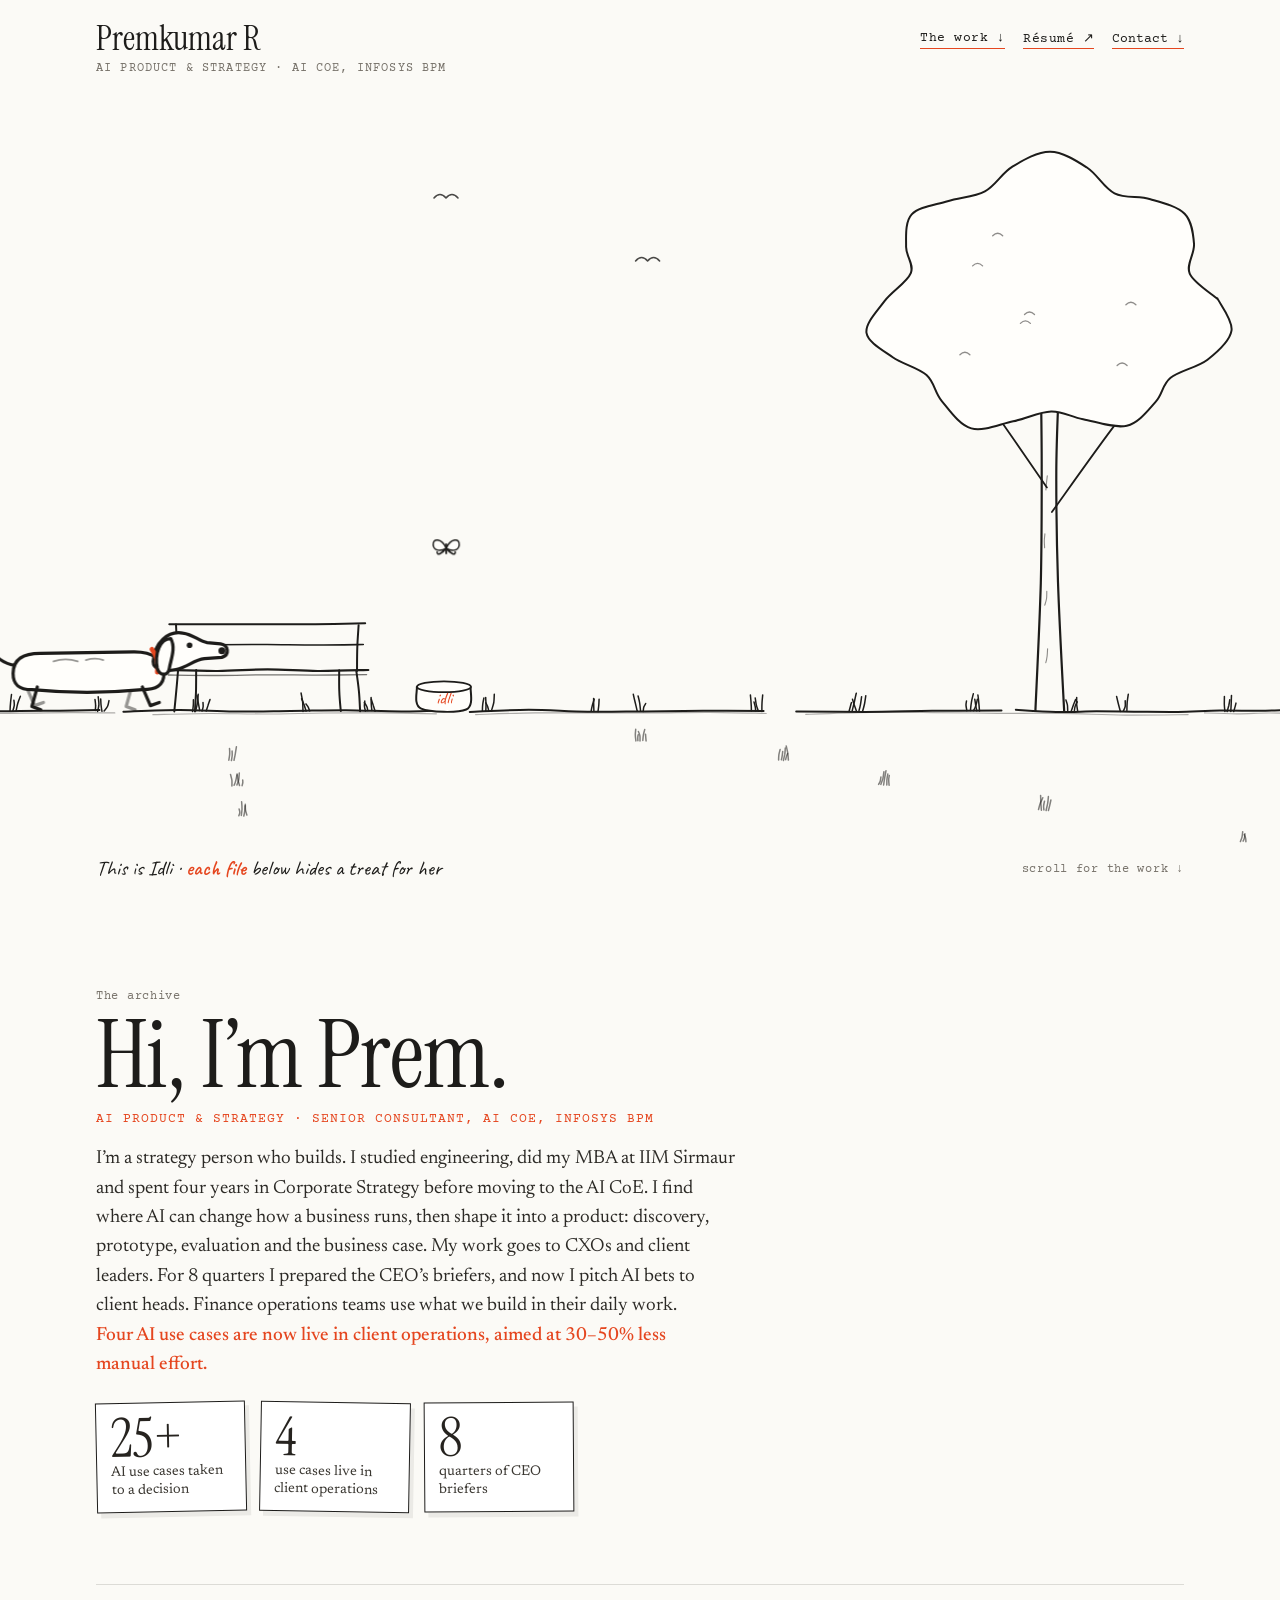
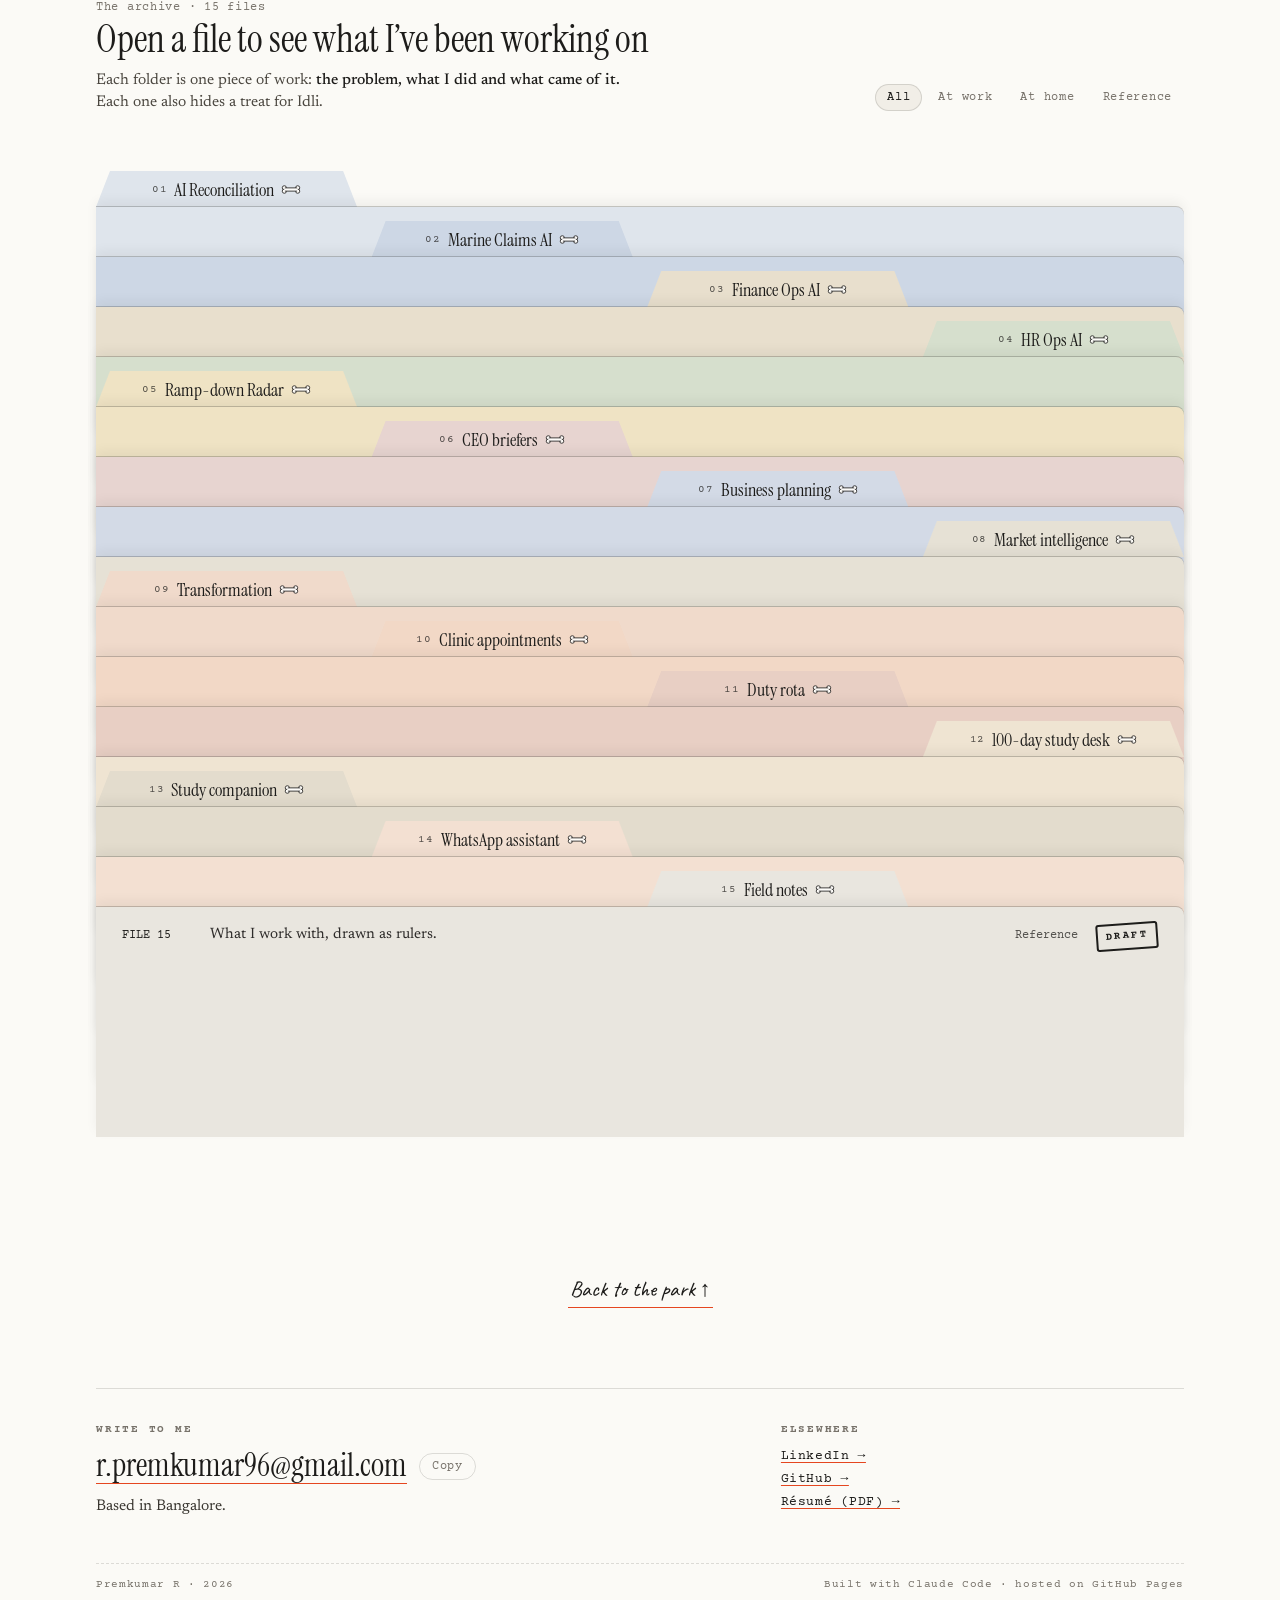
<file: index.html>
<!doctype html>
<html lang="en">
<head>
<meta charset="utf-8">
<meta name="viewport" content="width=device-width, initial-scale=1, viewport-fit=cover">
<title>Premkumar's Files</title>
<meta name="claude:viewport-fit-sides" content="cover">
<meta name="description" content="Premkumar R — AI Product & Strategy. Senior Consultant, AI CoE at Infosys BPM. An archive of the AI products, agents, prototypes and side builds he has made, one file each.">
<meta property="og:type" content="website">
<meta property="og:title" content="Premkumar R — the files">
<meta property="og:description" content="AI products, agents and strategy at work, and small apps built at home. One file per project.">
<meta property="og:url" content="https://rpremkumar56.github.io/portfolio/">
<meta name="twitter:card" content="summary">
<link rel="preconnect" href="https://fonts.googleapis.com">
<link rel="preconnect" href="https://fonts.gstatic.com" crossorigin>
<link rel="stylesheet" href="https://fonts.googleapis.com/css2?family=Caveat:wght@400;600;700&family=Courier+Prime:wght@400;700&family=Instrument+Serif:ital@0;1&family=Newsreader:ital,opsz,wght@0,6..72,400;0,6..72,500;1,6..72,400&display=swap">
<style>
/* Layout: a dark archive room. Coloured folders stack like a drawer, tabs staggered; one opens into a paper file with clipped attachments and side tabs. */
:root{
  color-scheme: light;
  --bg:#fbfaf6; --bg-2:#f1eee7; --line:rgba(29,28,26,.14);
  --ink-on-dark:#1d1c1a; --muted:#77726a;
  --paper:#fbf8f1; --paper-2:#ffffff; --graphite:#2f2d29; --graphite-soft:#77726a;
  --ink:#1d1c1a; --accent:#e5461f; --terra:#e5461f; --receipt:#e5461f;
  --wood:#a87e52; --wood-dark:#845f38;
  --hl:rgba(255,221,84,.62);
  --display:"Instrument Serif","Times New Roman",serif;
  --body:"Newsreader",Georgia,"Times New Roman",serif;
  --hand:"Caveat","Segoe Print","Comic Sans MS",cursive;
  --type:"Courier Prime","Courier New",monospace;
}
*{box-sizing:border-box}
html{min-height:100%}
body{margin:0;min-height:100%;background:var(--bg);color:var(--ink-on-dark);font-family:var(--body);-webkit-font-smoothing:antialiased}
body.viewing{overflow:hidden}
[hidden]{display:none!important}
button{font:inherit;color:inherit}
:focus-visible{outline:2px solid var(--accent);outline-offset:3px}
a{color:inherit}

/* ---------- top ---------- */
.room{max-width:1120px;margin:0 auto;padding-top:calc(18px + env(safe-area-inset-top,0px));padding-bottom:calc(40px + env(safe-area-inset-bottom,0px));
  padding-left:max(16px,env(safe-area-inset-left,0px));padding-right:max(16px,env(safe-area-inset-right,0px))}
.chips{display:flex;gap:4px;flex-wrap:wrap;min-width:0}
.chip{background:none;border:1px solid transparent;border-radius:999px;padding:6px 11px;cursor:pointer;color:var(--muted);font-family:var(--type);font-size:12px;letter-spacing:.06em}
.chip:hover{color:var(--ink-on-dark)}
.chip[aria-pressed="true"]{border-color:var(--line);color:var(--ink-on-dark);background:var(--bg-2)}
.resume{color:var(--ink-on-dark);text-decoration:none;border-bottom:1px solid var(--muted);padding-bottom:1px}
.crumb{font-family:var(--type);font-size:12px;letter-spacing:.06em;color:var(--muted)}
.bio{margin:20px 0 0;max-width:64ch;font-size:clamp(16.5px,1.6vw,19px);line-height:1.55;color:#2c2a26;text-wrap:pretty}
.bio b{font-weight:500;color:var(--receipt)}
.proof{display:flex;gap:14px;flex-wrap:wrap;margin-top:22px}
.pf{background:var(--paper-2);color:#26231f;padding:10px 14px 12px;min-width:112px;border:1.4px solid var(--ink);box-shadow:4px 5px 0 rgba(29,28,26,.07);transform:rotate(-1.2deg)}
.pf:nth-child(2){transform:rotate(1deg)}
.pf:nth-child(3){transform:rotate(-.4deg)}
.pf-num{display:block;font-family:var(--display);font-size:clamp(40px,4.6vw,54px);line-height:.95}
.pf-lbl{display:block;font-size:14px;line-height:1.25;color:#3a3731;max-width:15ch}
.drawer-head{display:flex;align-items:baseline;justify-content:space-between;gap:8px 20px;flex-wrap:wrap;margin-top:72px;border-top:1px solid var(--line);padding-top:16px}
.drawer-head h2{font-family:var(--display);font-weight:400;font-size:clamp(28px,3.4vw,38px);margin:0}
.drawer-line{margin:6px 0 0;max-width:60ch;font-size:15.5px;line-height:1.45;color:#4a463f}
.drawer-line b{font-weight:500;color:var(--ink-on-dark)}

/* ---------- Idli's rack ---------- */
.tab .tb{width:20px;height:9px;flex:none;opacity:.95}
.treat{position:absolute;top:-46px;right:56px;z-index:2;display:flex;align-items:center;gap:10px;background:var(--paper-2);color:var(--graphite);border:1.4px solid var(--ink);cursor:pointer;
  padding:8px 14px 8px 10px;font-family:var(--hand);font-size:19px;line-height:1;box-shadow:0 6px 14px -6px rgba(0,0,0,.5);transform:rotate(-2deg);transition:transform .2s}
.treat:hover{transform:rotate(-2deg) translateY(-3px)}
.treat img{width:36px;height:16px}
.treat.got{cursor:default;opacity:.6;transform:rotate(-2deg)}
.treatfly{position:fixed;z-index:9;width:36px;height:16px;pointer-events:none}
.tbub{position:absolute;bottom:34px;left:50%;transform:translateX(-50%) rotate(-2deg);font-family:var(--hand);font-size:18px;color:var(--receipt);white-space:nowrap;opacity:0;transition:opacity .3s}
.tbub.show{opacity:1}

/* ---------- the drawer of folders ---------- */
.drawer{position:relative;isolation:isolate;z-index:0;margin-top:56px;--step:50px;--tabh:36px;--peek:104px;--bh:230px}
.folder{position:absolute;left:0;right:0;top:0;height:var(--bh);transform:translateY(calc(var(--y,0)*1px));transition:transform .42s cubic-bezier(.2,.75,.2,1),opacity .3s}
.folder .fb{position:absolute;inset:0;background:var(--c);border-radius:0 8px 0 0;box-shadow:0 -1px 0 rgba(29,28,26,.22),0 -6px 12px rgba(29,28,26,.05);overflow:hidden}
.folder .tab{position:absolute;bottom:100%;left:var(--tx);width:var(--tw);height:var(--tabh);background:var(--c);color:var(--fg);border:0;cursor:pointer;
  clip-path:polygon(14px 0,calc(100% - 14px) 0,100% 100%,0 100%);display:flex;align-items:center;justify-content:center;gap:7px;padding:2px 17px 0;
  font-family:var(--display);font-size:18px;white-space:nowrap;overflow:hidden}
.tab .fno{font-family:var(--type);font-size:10.5px;letter-spacing:.08em;opacity:.75;flex:none}
.tab .tl{overflow:hidden;text-overflow:ellipsis;min-width:0}
.folder.peek .meta,.folder.front .meta{opacity:1}
.meta{opacity:0;transition:opacity .25s;display:grid;grid-template-columns:70px minmax(0,1fr) auto auto;align-items:baseline;gap:18px;padding:16px 26px;color:var(--fg);font-family:var(--type);font-size:12px;line-height:1.45}
.meta .one{font-family:var(--body);font-size:15px;opacity:.92}
.meta .when{opacity:.75;white-space:nowrap}
.meta .open{font-family:var(--hand);font-size:19px;white-space:nowrap}
.folder .stamp{color:var(--fg);border-color:currentColor}
.drawer.filtered .folder.out{opacity:0;pointer-events:none}
.site-foot{margin-top:80px;border-top:1px solid var(--line);padding-top:34px;display:grid;grid-template-columns:minmax(0,1.6fr) minmax(0,1fr);gap:28px 40px}
.site-foot h2{font-family:var(--type);font-weight:700;font-size:11px;letter-spacing:.16em;text-transform:uppercase;color:var(--muted);margin:0 0 12px}
.site-foot p{margin:0 0 6px;font-size:15.5px;line-height:1.45;color:#3a3731}
.site-foot a{color:var(--ink-on-dark);text-decoration-color:var(--receipt);text-underline-offset:3px}
.mail{display:flex;align-items:center;gap:12px;flex-wrap:wrap}
.mail a{font-family:var(--display);font-size:clamp(24px,2.8vw,32px);line-height:1.1;text-decoration:none;border-bottom:1.5px solid var(--receipt);word-break:break-all}
.copy{background:none;border:1px solid var(--line);border-radius:999px;color:var(--muted);font-family:var(--type);font-size:11.5px;letter-spacing:.06em;padding:6px 12px;cursor:pointer}
.copy:hover{color:var(--ink-on-dark)}
.links{display:grid;gap:8px;font-family:var(--type);font-size:13px;letter-spacing:.04em}
.foot-line{grid-column:1/-1;margin-top:10px;padding-top:14px;border-top:1px dashed var(--line);font-family:var(--type);font-size:11px;letter-spacing:.06em;color:var(--muted);display:flex;justify-content:space-between;gap:10px;flex-wrap:wrap}

/* ---------- the park ---------- */
.park{position:relative;height:100vh;height:100svh;min-height:540px;max-height:1060px;overflow:hidden;background:var(--bg)}
.scene{position:absolute;inset:0;width:100%;height:100%;display:block;pointer-events:none}
.bar{position:absolute;left:0;right:0;z-index:3;max-width:1120px;margin:0 auto;display:flex;justify-content:space-between;align-items:flex-start;gap:12px 24px;flex-wrap:wrap;
  padding-left:max(16px,env(safe-area-inset-left,0px));padding-right:max(16px,env(safe-area-inset-right,0px))}
.bar.top{top:0;padding-top:calc(22px + env(safe-area-inset-top,0px))}
.bar.bot{bottom:0;padding-bottom:calc(20px + env(safe-area-inset-bottom,0px));align-items:flex-end}
.pname{font-family:var(--display);font-size:clamp(26px,2.7vw,34px);line-height:1;margin:0;font-weight:400}
.prole{margin:6px 0 0;font-family:var(--type);font-size:11.5px;letter-spacing:.1em;text-transform:uppercase;color:var(--muted)}
.plinks{display:flex;gap:18px;font-family:var(--type);font-size:13px;letter-spacing:.04em;padding-top:6px}
.plinks a,.plinks button{color:var(--ink);text-decoration:none;background:none;border:0;padding:2px 0;cursor:pointer;border-bottom:1.5px solid var(--accent);font:inherit}
.treatline{margin:0;font-family:var(--hand);font-size:21px;line-height:1.15;color:var(--ink)}
.treatline b{font-weight:600;color:var(--accent)}
.scrollcue{font-family:var(--type);font-size:12px;letter-spacing:.06em;color:var(--muted);background:none;border:0;cursor:pointer;padding:4px 0}
.pdog{position:absolute;left:0;top:0;z-index:2;border:0;background:none;padding:0;margin:0;cursor:pointer;will-change:transform;touch-action:manipulation;-webkit-tap-highlight-color:transparent}
.pdog svg{display:block;overflow:visible;transform-origin:43.16% 100%}
.pdog:focus-visible{outline-offset:6px;border-radius:12px}
.bfly{position:absolute;left:0;top:0;z-index:2;width:30px;height:24px;pointer-events:none;will-change:transform}
.pheart{position:absolute;z-index:3;width:22px;height:20px;pointer-events:none;animation:floatup 1.4s ease-out forwards}
@keyframes floatup{from{transform:translate(-50%,0) scale(.7);opacity:1}to{transform:translate(-50%,-80px) scale(1.15);opacity:0}}
.qmark{position:absolute;z-index:3;font-family:var(--hand);font-weight:700;font-size:38px;line-height:1;color:var(--accent);pointer-events:none;animation:qpop .3s ease-out}
@keyframes qpop{from{transform:translateY(8px) scale(.6);opacity:0}to{transform:none;opacity:1}}
.oops{position:absolute;z-index:4;left:50%;top:clamp(104px,21%,230px);width:min(470px,calc(100% - 32px));background:#fffefb;border:1.6px solid var(--ink);
  border-radius:4px 7px 5px 6px;padding:22px 24px 20px;box-shadow:7px 8px 0 rgba(29,28,26,.07);transform:translateX(-50%) rotate(-1.2deg)}
.oops.in{animation:pop .5s cubic-bezier(.2,.9,.3,1.15)}
@keyframes pop{from{opacity:0;transform:translateX(-50%) translateY(14px) rotate(-3deg) scale(.95)}to{opacity:1;transform:translateX(-50%) rotate(-1.2deg)}}
.oops-h{font-family:var(--display);font-style:italic;font-size:clamp(38px,4.4vw,48px);line-height:1;margin:0}
.oops-t{font-size:clamp(18px,1.9vw,21px);line-height:1.35;margin:.4em 0 .35em}
.oops-s{font-size:15.5px;line-height:1.45;color:#4a463f;margin:0}
.oops-a{display:flex;align-items:center;gap:10px 18px;flex-wrap:wrap;margin-top:16px}
.go{display:inline-flex;align-items:center;gap:8px;background:var(--ink);color:var(--bg);text-decoration:none;border-radius:999px;padding:11px 18px;font-family:var(--type);font-weight:700;font-size:13.5px;letter-spacing:.03em}
.go:hover{background:#000}
.stay{background:none;border:0;cursor:pointer;font-family:var(--type);font-size:12px;letter-spacing:.04em;color:var(--muted);padding:6px 0;border-bottom:1px solid var(--line)}
.oops-u{position:relative;white-space:nowrap}
.oops-u svg{position:absolute;left:-2%;bottom:-8px;width:104%;height:10px}

/* ---------- the work ---------- */
.work{padding-top:72px}
.intro{display:grid;grid-template-columns:minmax(0,1fr);max-width:820px}
.intro .crumb{margin:0}
.hey{font-family:var(--display);font-weight:400;font-size:clamp(52px,7.4vw,96px);line-height:.92;margin:.08em 0 .1em;letter-spacing:-.01em}
.role{margin:.4em 0 0;font-family:var(--type);font-size:12.5px;letter-spacing:.08em;text-transform:uppercase;color:var(--accent)}
.intro .bio{margin-top:18px}
.drawer-head{align-items:flex-end}
.drawer-head .chips{padding-bottom:4px}
.topark{margin:30px 0 0;text-align:center}
.topark button{background:none;border:0;cursor:pointer;font-family:var(--hand);font-size:22px;color:var(--ink);padding:4px 2px;border-bottom:1.5px solid var(--accent)}
.topark button b{color:var(--accent);font-weight:600}
@media (max-width:640px){
  .bar.top{flex-direction:column;gap:12px}
  .plinks{padding-top:0}
  .oops{padding:18px 18px 16px;top:clamp(150px,26%,240px)}
  .work{padding-top:52px}
  .drawer-head .chips{flex-wrap:nowrap;overflow-x:auto;scrollbar-width:none;max-width:100%;-webkit-mask-image:linear-gradient(90deg,#000 85%,transparent)}
  .drawer-head .chips::-webkit-scrollbar{display:none}
  .chip{flex:none}
}
@media (max-width:820px){ .site-foot{grid-template-columns:minmax(0,1fr)} }

/* stamps */
.stamp{display:inline-block;font-family:var(--type);font-weight:700;font-size:10.5px;letter-spacing:.16em;text-transform:uppercase;padding:.35em .7em;border:2px solid currentColor;border-radius:3px;transform:rotate(-4deg);white-space:nowrap}
.s-live{color:var(--accent)}.s-proto{color:var(--ink)}.s-wait{color:#6b665d}.s-idea{color:var(--muted)}

/* flying folder (drawer ⇄ file) */
.flyer{position:fixed;z-index:8;border-radius:0 10px 10px 10px;box-shadow:0 24px 40px -22px rgba(29,28,26,.35);pointer-events:none;transform-origin:0 0;will-change:transform,opacity;contain:strict;backface-visibility:hidden}
#fv.instant{transition:none}

/* ---------- file view ---------- */
#fv{position:fixed;inset:0;z-index:6;background:var(--bg);overflow-y:auto;overscroll-behavior:contain;opacity:0;transition:opacity .28s ease;-webkit-overflow-scrolling:touch}
#fv.show{opacity:1}
.fv-wrap{max-width:1160px;margin:0 auto;padding-top:calc(14px + env(safe-area-inset-top,0px));padding-bottom:calc(120px + env(safe-area-inset-bottom,0px));
  padding-left:max(16px,env(safe-area-inset-left,0px));padding-right:max(16px,env(safe-area-inset-right,0px))}
.fv-bar{display:flex;align-items:center;justify-content:space-between;gap:10px;flex-wrap:wrap;font-family:var(--type);font-size:12px;color:var(--muted);border-bottom:1px solid var(--line);padding-bottom:10px}
.back{display:inline-flex;align-items:center;gap:8px;background:var(--ink-on-dark);color:var(--bg);border:0;border-radius:999px;cursor:pointer;font-family:var(--type);font-weight:700;font-size:13.5px;letter-spacing:.04em;padding:10px 16px 10px 12px;box-shadow:0 4px 14px rgba(0,0,0,.35)}
.back:hover{background:#fff}
.back svg{width:18px;height:18px}
.fv-bar{position:sticky;top:0;z-index:3;background:var(--bg);padding-top:calc(10px + env(safe-area-inset-top,0px));margin-top:calc(-10px - env(safe-area-inset-top,0px))}
.backlow{margin:40px auto 0;display:flex}
.fv-crumb{flex:1;min-width:0;white-space:nowrap;overflow:hidden;text-overflow:ellipsis}
.fv-head{display:grid;grid-template-columns:minmax(0,1fr) auto;gap:16px 32px;align-items:end;margin:26px 0 64px}
.fv-head h1{font-family:var(--display);font-weight:400;font-size:clamp(40px,6.6vw,80px);line-height:.95;margin:0;text-wrap:balance}
.fv-side{font-family:var(--type);font-size:12px;line-height:1.6;color:var(--muted);text-align:right}
.fv-side .stamp{margin-top:8px}
.panel-wrap{position:relative;padding-right:48px}
.panel{position:relative;background:var(--c);border-radius:0 10px 10px 10px;padding:38px clamp(18px,4vw,54px) 54px;min-height:420px}
.panel::before{content:attr(data-label);position:absolute;bottom:100%;left:0;height:34px;padding:8px 26px 0;background:var(--c);color:var(--fg);font-family:var(--display);font-size:18px;white-space:nowrap;
  clip-path:polygon(0 0,calc(100% - 14px) 0,100% 100%,0 100%);min-width:220px}
.doc{display:grid;grid-template-columns:minmax(0,1fr) 270px;gap:26px;align-items:start}
.sheet{position:relative;background:var(--paper);color:var(--graphite);padding:46px clamp(20px,4vw,48px) 52px clamp(56px,7vw,92px);box-shadow:0 2px 0 rgba(0,0,0,.06),0 8px 14px -8px rgba(0,0,0,.45);
  background-image:var(--grain,none)}
.sheet::before{content:"";position:absolute;left:clamp(18px,2.6vw,30px);top:34px;bottom:34px;width:12px;
  background:radial-gradient(circle,var(--bg) 0 4px,rgba(29,28,26,.35) 4.6px,transparent 5.6px) 0 0/12px 33.3% repeat-y}
.sheet-grid{display:grid;grid-template-columns:150px minmax(0,1fr);gap:30px}
.margin{font-family:var(--type);font-size:11.5px;line-height:1.55;color:var(--graphite-soft);display:grid;gap:12px;align-content:start;padding-top:8px}
.margin b{display:block;font-weight:700;color:var(--graphite);letter-spacing:.06em;font-size:10.5px;text-transform:uppercase}
.sheet h2{font-family:var(--display);font-style:italic;font-weight:400;font-size:clamp(34px,4vw,50px);line-height:1;margin:0 0 .45em;color:#26231f}
.sheet .lede{font-size:clamp(17px,1.8vw,19.5px);line-height:1.5;margin:0 0 .9em;color:#2c2924}
.sheet p{font-size:clamp(16px,1.6vw,17.5px);line-height:1.62;margin:0 0 .9em;max-width:62ch;text-wrap:pretty}
.fileno{position:absolute;top:22px;right:22px;font-family:var(--type);font-size:12px;letter-spacing:.06em;color:var(--ink);border:1.5px solid var(--ink);padding:4px 8px;transform:rotate(2deg)}
.attach{display:grid;gap:26px;align-content:start;padding-top:28px}
.clipwrap{position:relative}
.clipwrap > svg.clip{position:absolute;top:-16px;left:28px;width:18px;height:50px;z-index:2}
.exhibits{display:grid;gap:18px}
.exhibit{position:relative;display:block;background:var(--paper-2);color:#26231f;padding:16px 18px 18px;box-shadow:0 3px 8px -3px rgba(0,0,0,.45);transform:rotate(-1.4deg)}
.exhibit:nth-child(2){transform:rotate(1.2deg)}
.exhibit:nth-child(3){transform:rotate(-.6deg)}
.exhibit.lead{margin-left:-46px;padding:20px 20px 22px}
.exhibit > svg.clip{position:absolute;top:-16px;right:26px;width:18px;height:50px}
.ex-tag{display:block;font-family:var(--type);font-size:10.5px;letter-spacing:.14em;text-transform:uppercase;color:var(--terra)}
.ex-num{display:block;font-family:var(--display);font-size:clamp(46px,5.4vw,66px);line-height:.95;margin:.12em 0 .08em;letter-spacing:-.01em;font-variant-numeric:lining-nums}
.exhibit.lead .ex-num{font-size:clamp(54px,6.6vw,84px)}
.ex-lbl{display:block;font-size:16px;line-height:1.3;color:#3a3731;text-wrap:balance}
.also{margin:0;font-family:var(--type);font-size:12.5px;line-height:1.55;color:var(--fg)}
.also b{display:block;font-weight:700;letter-spacing:.14em;text-transform:uppercase;font-size:10.5px;opacity:.7;margin-bottom:2px}
.receipt{position:relative;background:var(--receipt);color:#2f2a1c;padding:16px 16px 18px;font-family:var(--type);font-size:12px;line-height:1.45;transform:rotate(1.6deg);box-shadow:0 6px 14px -6px rgba(0,0,0,.45);margin-left:-44px}
.receipt::after{content:"";position:absolute;left:0;right:0;bottom:-7px;height:7px;background:linear-gradient(-45deg,transparent 5px,var(--receipt) 0) 0 0/10px 10px repeat-x,linear-gradient(45deg,transparent 5px,var(--receipt) 0) 0 0/10px 10px repeat-x}
.receipt .rh{display:flex;justify-content:space-between;font-weight:700;letter-spacing:.14em;border-bottom:1px dashed rgba(47,42,28,.5);padding-bottom:6px;margin-bottom:6px}
.receipt dl{margin:0}
.receipt .row{display:grid;grid-template-columns:minmax(0,1fr) auto;gap:8px;align-items:baseline;padding:2px 0}
.receipt dd{margin:0;overflow:hidden;white-space:nowrap}
.receipt dd::after{content:" ................................................................";opacity:.45}
.receipt dt{font-weight:700;font-variant-numeric:tabular-nums}
.receipt .rf{border-top:1px dashed rgba(47,42,28,.5);margin-top:6px;padding-top:6px;text-align:center;letter-spacing:.1em;font-size:11px}
.figure{background:var(--paper-2);padding:12px 12px 10px;transform:rotate(-2deg);box-shadow:0 3px 8px -3px rgba(0,0,0,.45);color:var(--graphite)}
.figure .frame{aspect-ratio:4/3;display:grid;place-items:center;background:#f3efe6;position:relative;overflow:hidden}
.figure .frame::before{content:"";position:absolute;inset:16% 12% 18% 14%;background:var(--tint);opacity:.35;transform:rotate(-3deg)}
.figure svg.dd{width:90%;position:relative}
.figure figcaption{font-family:var(--type);font-size:10.5px;letter-spacing:.04em;color:var(--graphite-soft);margin-top:8px}
.card-note{background:var(--paper-2);color:var(--accent);font-family:var(--hand);font-size:22px;line-height:1.15;padding:14px 16px 16px;transform:rotate(-1.2deg);box-shadow:0 3px 8px -3px rgba(0,0,0,.45);
  background-image:repeating-linear-gradient(transparent 0 25px,rgba(29,28,26,.09) 25px 26px);background-position:0 12px}
.sidetabs{position:absolute;top:28px;right:0;width:48px;display:flex;flex-direction:column;gap:6px;overflow:hidden}
.stab{writing-mode:vertical-rl;height:150px;width:44px;border:0;cursor:pointer;background:var(--c);color:var(--fg);font-family:var(--display);font-size:14.5px;
  border-radius:0 10px 10px 0;padding:8px 0;white-space:nowrap;overflow:hidden;text-overflow:ellipsis;opacity:.92;transition:transform .2s}
.stab:hover{transform:translateX(3px);opacity:1}
.stab[aria-current="true"]{opacity:1;box-shadow:inset 3px 0 0 rgba(0,0,0,.2)}
.fv-nav{display:flex;justify-content:space-between;gap:12px;margin-top:34px;font-family:var(--type);font-size:12.5px}
.fv-nav button{background:none;border:0;cursor:pointer;color:var(--ink-on-dark);padding:8px 0;text-align:left;max-width:48%}
.fv-nav button:last-child{text-align:right}
.fv-nav button:disabled{opacity:.25;cursor:default}
.fv-nav small{display:block;color:var(--muted);letter-spacing:.06em}
.trailbar{position:fixed;left:0;right:0;bottom:0;z-index:7;display:flex;flex-direction:column;align-items:center;gap:2px;padding-bottom:calc(8px + env(safe-area-inset-bottom,0px));padding-top:6px;
  background:linear-gradient(rgba(251,250,246,0),rgba(251,250,246,.96) 40%);pointer-events:none}
.trail{position:relative;width:clamp(180px,46vw,460px);height:46px}
.tline{position:absolute;left:-6px;right:-6px;bottom:10px;height:6px;background:url("data:image/svg+xml,%3Csvg xmlns='http://www.w3.org/2000/svg' width='60' height='6' viewBox='0 0 60 6'%3E%3Cpath d='M0 3.4C9 2.4 15 4 24 3.2S40 2.2 48 3.5 56 3 60 3.2' fill='none' stroke='%23a39d92' stroke-width='1.2' stroke-linecap='round'/%3E%3C/svg%3E") repeat-x;background-size:60px 6px}
.tick{position:absolute;bottom:8px;width:1.4px;height:9px;background:var(--muted);transform:translateX(-50%) rotate(5deg);opacity:.6}
.tick.seen{background:var(--receipt);opacity:1}
.tdog{position:absolute;bottom:13px;left:0;transform:translateX(-50%);transition:left .75s cubic-bezier(.4,.1,.3,1)}
.tdog img{width:56px;height:25px;display:block}
.tdog.right img{transform:scaleX(-1)}
.tmeta{font-family:var(--type);font-size:11px;color:var(--muted);letter-spacing:.06em}
.tip{font-family:var(--hand);font-size:18px;color:var(--muted);min-height:1.1em}
.map svg{width:100%;height:auto;display:block}
.map svg text{font-family:var(--hand);fill:#34312c}
.creds h3{font-family:var(--type);font-weight:700;font-size:11px;letter-spacing:.16em;text-transform:uppercase;color:var(--terra);margin:1.2em 0 .4em}
.creds p{margin:0 0 .35em}
.creds a{color:var(--ink)}
.nojs{max-width:720px;margin:24px auto;padding:0 16px;font-size:17px;line-height:1.5}
.nojs h2{font-family:var(--display);font-weight:400;font-size:30px;margin:1.2em 0 .3em}

@media (max-width:820px){
  .doc{grid-template-columns:minmax(0,1fr)}
  .attach{grid-template-columns:repeat(auto-fit,minmax(min(100%,240px),1fr));padding-top:0}
  .receipt{margin-left:0}
  .exhibit.lead{margin-left:0}
  .exhibits{grid-template-columns:repeat(auto-fit,minmax(min(100%,220px),1fr))}
  .sheet-grid{grid-template-columns:minmax(0,1fr);gap:14px}
  .margin{grid-template-columns:repeat(auto-fit,minmax(130px,1fr));padding-top:0}
  .panel-wrap{padding-right:0}
  .sidetabs{position:static;width:auto;flex-direction:row;overflow-x:auto;margin-top:14px;padding-bottom:4px}
  .stab{writing-mode:horizontal-tb;height:40px;width:auto;flex:none;padding:0 16px;border-radius:0 0 10px 10px;max-width:220px}
  .fv-head{grid-template-columns:minmax(0,1fr)}
  .fv-side{text-align:left}
  .tip{display:none}
}
@media (max-width:640px){
  .chips{flex-wrap:nowrap;overflow-x:auto;scrollbar-width:none;-webkit-mask-image:linear-gradient(90deg,#000 85%,transparent)}
  .chips::-webkit-scrollbar{display:none}
  .chip{flex:none}
  .proof{gap:10px}
  .pf{min-width:0;flex:1 1 0;padding:9px 10px 10px}
  .pf-lbl{font-size:12.5px}
  .drawer-head{margin-top:52px}
  .treat{position:static;margin:0 0 14px;transform:none}
  .treat:hover{transform:none}
  .drawer{--step:54px;--peek:0px;--bh:150px}
  .meta{grid-template-columns:minmax(0,1fr) auto;gap:6px 12px;padding:14px 16px}
  .meta .fn,.meta .open{display:none}
  .folder .tab{font-size:17px}
  .panel{padding:30px 14px 34px}
  .sheet{padding:40px 18px 36px 44px}
  .sheet::before{left:14px}
  .fileno{top:12px;right:12px}
}
@media (prefers-reduced-motion:reduce){
  *,*::before,*::after{animation-duration:.01s!important;transition-duration:.01s!important}
}
</style>
</head>
<body>
<section class="park" id="park" aria-label="Idli's park">
  <svg class="scene" id="scene" aria-hidden="true"></svg>
  <div class="bar top">
    <div><p class="pname">Premkumar R</p><p class="prole">AI Product &amp; Strategy · AI CoE, Infosys BPM</p></div>
    <nav class="plinks" aria-label="Site"><a href="#work" id="skipWork">The work ↓</a><a href="https://rpremkumar56.github.io/portfolio/resume/Premkumar-R-CV.pdf" target="_blank" rel="noopener" id="cvLink">Résumé ↗</a><button type="button" id="contactCta">Contact ↓</button></nav>
  </div>
  <button type="button" class="pdog" id="idli" aria-label="Pet Idli, the dachshund"></button>
  <svg class="bfly" id="bfly" viewBox="-15 -12 30 24" aria-hidden="true"><g id="wings"><path d="M0 0C-4 -10 -14 -11 -13 -3C-12 3 -5 3 0 0ZM0 0C-3 4 -10 9 -9 3" fill="#fffefb" stroke="#1d1c1a" stroke-width="1.5" stroke-linejoin="round"/><path d="M0 0C4 -10 14 -11 13 -3C12 3 5 3 0 0ZM0 0C3 4 10 9 9 3" fill="#fffefb" stroke="#1d1c1a" stroke-width="1.5" stroke-linejoin="round"/></g><path d="M0 -4V5" stroke="#1d1c1a" stroke-width="1.8" stroke-linecap="round"/></svg>
  <div class="oops" id="oops" hidden role="status">
    <p class="oops-h">Oh, sorry.</p>
    <p class="oops-t">You came for Prem’s <span class="oops-u">work<svg viewBox="0 0 120 10" preserveAspectRatio="none" aria-hidden="true"><path d="M2 6C20 2 34 9 52 5S86 2 118 6" fill="none" stroke="#e5461f" stroke-width="2.4" stroke-linecap="round"/></svg></span>, not his dog.</p>
    <p class="oops-s">He leads AI product bets in the AI CoE at Infosys BPM. Everything he has worked on is in the files below.</p>
    <div class="oops-a"><a class="go" href="#work" id="goWork">Show me the work ↓</a><button type="button" class="stay" id="stay">I’ll watch Idli a bit</button></div>
  </div>
  <div class="bar bot">
    <p class="treatline" id="treatLine" aria-live="polite"></p>
    <button type="button" class="scrollcue" id="scrollCue">scroll for the work ↓</button>
  </div>
</section>
<main class="room" id="room">
  <section class="work" id="work" aria-label="The work">
    <div class="intro">
      <p class="crumb">The archive</p>
      <h2 class="hey">Hi, I’m Prem.</h2>
      <p class="role">AI Product &amp; Strategy · Senior Consultant, AI CoE, Infosys BPM</p>
      <p class="bio">I’m a strategy person who builds. I studied engineering, did my MBA at IIM Sirmaur and spent four years in Corporate Strategy before moving to the AI CoE. I find where AI can change how a business runs, then shape it into a product: discovery, prototype, evaluation and the business case. My work goes to CXOs and client leaders. For 8 quarters I prepared the CEO’s briefers, and now I pitch AI bets to client heads. Finance operations teams use what we build in their daily work. <b>Four AI use cases are now live in client operations, aimed at 30–50% less manual effort.</b></p>
      <div class="proof" aria-label="In numbers">
        <div class="pf"><span class="pf-num">25+</span><span class="pf-lbl">AI use cases taken to a decision</span></div>
        <div class="pf"><span class="pf-num">4</span><span class="pf-lbl">use cases live in client operations</span></div>
        <div class="pf"><span class="pf-num">8</span><span class="pf-lbl">quarters of CEO briefers</span></div>
      </div>
    </div>
    <div class="drawer-head"><div><div class="crumb" id="crumb">The archive · 15 files</div><h2 id="heroTitle">Open a file to see what I’ve been working on</h2><p class="drawer-line" id="heroText"></p></div>
      <span class="chips" role="group" aria-label="Show files">
        <button type="button" class="chip" data-col="all" aria-pressed="true">All</button>
        <button type="button" class="chip" data-col="work" aria-pressed="false">At work</button>
        <button type="button" class="chip" data-col="home" aria-pressed="false">At home</button>
        <button type="button" class="chip" data-col="ref" aria-pressed="false">Reference</button>
      </span>
    </div>
    <section class="drawer" id="drawer" aria-label="Files"></section>
    <p class="topark"><button type="button" id="toPark">Back to the park ↑</button></p>
  </section>
  <footer class="site-foot" id="contact" aria-label="Contact">
    <div>
      <h2>Write to me</h2>
      <div class="mail"><a href="mailto:r.premkumar96@gmail.com" id="mailLink">r.premkumar96@gmail.com</a><button type="button" class="copy" id="copyMail">Copy</button></div>
      <p style="margin-top:12px">Based in Bangalore.</p>
    </div>
    <div>
      <h2>Elsewhere</h2>
      <div class="links">
        <a href="https://www.linkedin.com/in/premkumar-r-" target="_blank" rel="noopener">LinkedIn →</a>
        <a href="https://github.com/rpremkumar56" target="_blank" rel="noopener">GitHub →</a>
        <a href="https://rpremkumar56.github.io/portfolio/resume/Premkumar-R-CV.pdf" target="_blank" rel="noopener">Résumé (PDF) →</a>
      </div>
    </div>
    <div class="foot-line"><span>Premkumar R · 2026</span><span>Built with Claude Code · hosted on GitHub Pages</span></div>
  </footer>
</main>

<section id="fv" hidden aria-label="File">
  <div class="fv-wrap">
    <div class="fv-bar">
      <button type="button" class="back" id="closeBtn"><svg viewBox="0 0 24 24" fill="none" stroke="currentColor" stroke-width="2.2" stroke-linecap="round" stroke-linejoin="round"><path d="M15 18l-6-6 6-6"/></svg>All files</button>
      <span class="fv-crumb" id="fvCrumb"></span>
    </div>
    <div class="fv-head"><h1 id="fvTitle"></h1><div class="fv-side" id="fvSide"></div></div>
    <div class="panel-wrap"><button type="button" class="treat" id="treatBtn" hidden><img alt="" id="treatImg"><span id="treatTxt">a treat for Idli · tap to keep it</span></button><div class="panel" id="panel"><div class="doc" id="doc"></div></div><nav class="sidetabs" id="sidetabs" aria-label="Other files in this drawer"></nav></div>
    <div class="fv-nav"><button type="button" id="prevBtn"></button><button type="button" id="nextBtn"></button></div>
    <button type="button" class="back backlow" id="closeBtn2"><svg viewBox="0 0 24 24" fill="none" stroke="currentColor" stroke-width="2.2" stroke-linecap="round" stroke-linejoin="round"><path d="M15 18l-6-6 6-6"/></svg>Back to all files</button>
  </div>
  <div class="trailbar" aria-hidden="true">
    <div class="trail"><div class="tline"></div><div id="tmarks"></div><div class="tdog" id="tdog"><img id="tdogImg" alt=""><span class="tbub" id="tbub"></span></div></div>
    <div class="tmeta" id="tmeta"></div>
    <div class="tip" id="tip"></div>
  </div>
</section>

<noscript>
  <div class="nojs">
    <p>This is Idli’s park. With JavaScript turned on, she walks around here. Prem’s work is below.</p>
    <h2>At work</h2><p>Senior Consultant, AI CoE at Infosys BPM (Feb 2026 – now). I lead an AI Squad: 9 accounts, 25+ use cases, 20 prototypes. Files: AI Reconciliation (live in 4 use cases), Marine Claims AI, Finance Ops AI-Assist, an AI-led plan to consolidate HR operations from three countries into India, Ramp-down Radar. Corporate Strategy (May 2022 – Jan 2026): CEO briefers for 8 quarters, $1.5B+ business planning, a market intelligence system for 20+ accounts, a $10M+ transformation programme.</p>
    <h2>At home</h2><p>Clinic appointment and rota web apps, two learning apps and a WhatsApp clinic assistant, built with Claude Code and hosted on GitHub.</p>
    <p><a href="https://rpremkumar56.github.io/portfolio/resume/Premkumar-R-CV.pdf">Résumé (PDF)</a> · r.premkumar96@gmail.com</p>
  </div>
</noscript>

<script>
(() => {
"use strict";
const REDUCED = matchMedia("(prefers-reduced-motion: reduce)").matches;
const COARSE = matchMedia("(pointer: coarse)").matches;
const INK = "#1d1c1a", GRAPHITE = "#2f2d29", ACC = "#e5461f";
const $ = s => document.querySelector(s);

/* ================= CONTENT =================
   One entry per file. Thin files stay thin: a brief and, only if we have them, numbers, a figure and a note. */
const COLS = {
  work:{name:"At work", line:"Since Feb 2026 I lead a cross-functional AI Squad in the AI CoE at Infosys BPM: <b>9 accounts, 25+ use cases, 20 prototypes</b>. Before that, four years in Corporate Strategy next to the CXO office."},
  home:{name:"At home", line:"Small apps I built after hours for people I know. Each one <b>replaced paper or a habit</b>. Built with Claude Code, hosted on GitHub."},
  ref: {name:"Reference", line:"What I work with, drawn as rulers."}
};
const ALL_LINE = "Each folder is one piece of work: <b>the problem, what I did and what came of it.</b> Each one also hides a treat for Idli.";
const F = [
 {col:"work", title:"AI Reconciliation", tab:"AI Reconciliation", one:"A reusable product that reconciles finance documents with AI and auditable rules.", when:"AI CoE · 2026", status:["Live","live"], c:"#dfe5ec", fg:"#1d1c1a", pic:"recon", cap:"two ledgers, one rulebook",
  margin:[["Role","Co-creator"],["Team","AI CoE"],["Used in","Finance operations"]],
  body:["I co-created a reusable product for finance operations. AI extracts the data from documents. Configurable rules then reconcile it, and every decision leaves an audit trail.",
        "The same product now runs across many workflows. Each team changes the rules, not the code. Four use cases are live in client operations."],
  facts:[["4","use cases live in client operations"],["~16","workflows across 9 accounts"],["30–50%","target effort reduction"]], also:["6+ POCs delivered"]},
 {col:"work", title:"Marine Claims AI", tab:"Marine Claims AI", one:"Human-in-the-loop agents that calculate and explain contract deadlines.", when:"AI CoE · 2026", status:["Prototype","proto"], c:"#cdd7e5", fg:"#1d1c1a", pic:"agents", cap:"the agent drafts, a person decides",
  margin:[["Role","Prototyped and pitched"],["Process","Marine claims"]],
  body:["A marine claims team handles more than 300 cases a month. Each case carries contract deadlines, and a missed deadline costs money.",
        "I prototyped and pitched human-in-the-loop AI agents. They calculate each contract deadline and explain how they got it. They also organise the correspondence for every case. A person reviews and decides."],
  facts:[["300+","claims cases a month"],["~$0.8M","annual time-bar exposure"]], note:"the agent drafts, a person decides"},
 {col:"work", title:"Finance Ops AI-Assist", tab:"Finance Ops AI", one:"Two AI-assist products for invoice processing and vendor queries.", when:"AI CoE · 2026", status:["Prototype","proto"], c:"#e8dfcd", fg:"#1d1c1a", pic:"recon", cap:"invoice in, answer out",
  margin:[["Role","Defined and pitched"],["Process","Invoices, vendor queries"]],
  body:["I defined and pitched two AI-assist products: one for invoice processing and one for vendor queries.",
        "They validate documents, classify cases and rank them by SLA. They retrieve answers from the ERP and draft replies in several languages."],
  facts:[["~41%","projected time saving"],["~20","FTE of effort"]], also:["2 products: invoices and vendor queries"]},
 {col:"work", title:"AI for HR operations", tab:"HR Ops AI", one:"Two AI solutions for HR operations, and a pilot plan to move the work from three countries to India.", when:"AI CoE · 2026", status:["Proposed","wait"], c:"#d6dfcd", fg:"#1d1c1a", pic:"langs", cap:"voice and non-voice, one pilot plan",
  margin:[["Role","Discovery, solution design, pilot plan"],["Process","HR operations: voice and non-voice"],["With","Client and internal stakeholders"]],
  body:["I studied how the client’s HR operations team works across voice and non-voice activities. Then I proposed two AI solutions: one for voice work, such as calls, and one for non-voice work, such as emails and tickets.",
        "I designed the pilot. It sets out how the work moves from onsite teams to India, which process goes first and how we judge the pilot’s performance before the work scales.",
        "I ran workshops with the client, with a demo of both solutions, and answered the questions of the client and our internal stakeholders."],
  facts:[["~40%","projected cut in operations cost"],["3","countries’ work consolidated into India"]], also:["2 solutions: voice and non-voice"], note:"agree how to judge a pilot before it starts"},
 {col:"work", title:"Ramp-down Radar", tab:"Ramp-down Radar", one:"An AI prototype that flags client accounts at risk of ramping down.", when:"AI CoE · 2026", status:["Pending sponsor","wait"], c:"#efe3c4", fg:"#1d1c1a", pic:"radar", cap:"signals before the numbers move",
  margin:[["Role","Built the prototype"],["Data","Synthetic only, by design"],["Next","Real-data pilot"]],
  body:["Some client accounts ramp down even when delivery looks smooth. Leadership wanted to see this earlier.",
        "I built an AI prototype that flags accounts at risk. It combines account signals with an external-event monitor that watches public news about each client.",
        "I validated it on synthetic data. A pilot on real data waits for sponsor approval, because client data stays inside approved tools."],
  note:"built on synthetic data first, on purpose"},
 {col:"work", title:"CEO briefers", tab:"CEO briefers", one:"Quarterly CEO briefers, board decks and investor narratives.", when:"Corporate Strategy · 2022–26", status:["Done","idea"], c:"#e7d4d0", fg:"#1d1c1a", pic:"strategy", cap:"eight quarters in a row",
  margin:[["Role","Prepared the briefers"],["With","CXO office, business heads"]],
  body:["For eight quarters in a row, I worked with the CXO office and the business heads. Each quarter I prepared the CEO briefers, the board presentations and investor-ready narratives."],
  facts:[["8","consecutive quarters of CEO briefers"]]},
 {col:"work", title:"Business planning", tab:"Business planning", one:"Business planning and financial modelling for $1.5B+ of revenue.", when:"Corporate Strategy · 2022–26", status:["Done","idea"], c:"#d3dae6", fg:"#1d1c1a", pic:"strategy", cap:"the plan behind the plan",
  margin:[["Role","Led the planning"],["With","40+ global stakeholders"]],
  body:["I led business planning and financial modelling for revenue projections of more than $1.5B. The work involved more than 40 stakeholders across the globe."],
  facts:[["$1.5B+","in revenue projections"],["40+","global stakeholders"]]},
 {col:"work", title:"Market intelligence", tab:"Market intelligence", one:"An automated intelligence system that feeds CXO newsletters.", when:"Corporate Strategy · 2022–26", status:["Done","idea"], c:"#e6e1d5", fg:"#1d1c1a", pic:"radar", cap:"accounts and industries, every day",
  margin:[["Role","Built the system"],["Readers","CXOs"]],
  body:["I built an automated intelligence system that covers more than 20 key accounts and their industries. It powers daily and monthly newsletters for the CXOs."],
  facts:[["20+","key accounts covered"]], also:["Daily and monthly CXO newsletters"]},
 {col:"work", title:"Enterprise transformation", tab:"Transformation", one:"A $10M+ cost programme and two organisational redesigns.", when:"Corporate Strategy · 2022–26", status:["Done","idea"], c:"#f0dacb", fg:"#1d1c1a", pic:"strategy", cap:"cost down, margin up",
  margin:[["Role","Directed the programme"],["Scope","20,000+ employees"]],
  body:["I directed a cost optimisation programme of more than $10M and two organisational redesigns. Together they affected more than 20,000 employees.",
        "The results were about 16% savings year on year, faster financial reporting and a 100% margin improvement in the targeted units."],
  facts:[["$10M+","cost optimisation programme"],["20,000+","employees affected"],["~16%","savings year on year"]], also:["About $450K saved","100% margin improvement in targeted units"]},
 {col:"home", title:"The paper register", tab:"Clinic appointments", one:"A multi-user web app that replaces a dental clinic's paper register.", when:"Independent build", status:["Built","proto"], c:"#f2d8c6", fg:"#1d1c1a", pic:"calendar", cap:"two chairs, thirty-minute slots",
  margin:[["Users","Receptionist, assistants"],["Device","Phones"],["Built with","Claude Code"]],
  body:["The clinic booked every patient in a paper register. I built a multi-user web app to replace it.",
        "The receptionist and the assistants log in on their phones. They see booked and free slots for each chair, book specialists and mark shows and no-shows.",
        "The rules came from the front desk. Walk-ins go into a free gap or join the end of the queue. A late specialist shifts the next appointments. A no-show is marked after 15 minutes and can be undone."],
  facts:[["2","chairs, booked in 30-minute slots"]], also:["Open 10 AM to 9 PM","No-shows marked after 15 minutes"]},
 {col:"home", title:"The duty sheet", tab:"Duty rota", one:"A phone-first rota for the clinic's dental assistants.", when:"Independent build", status:["In use","live"], c:"#e8cfc4", fg:"#1d1c1a", pic:"rota", cap:"who is on which chair today",
  margin:[["User","The person in charge"],["Hosted on","GitHub Pages"]],
  body:["The duty sheet for the assistants lived on paper. I built a phone-first rota app.",
        "The app suggests the rota. The person in charge changes any slot by hand. The data stays on her phone, with backup files."],
  note:"semi-automatic beats fully automatic when people know things the app does not"},
 {col:"home", title:"A 100-day study desk", tab:"100-day study desk", one:"The app I study AI and system architecture with, one hour a day.", when:"Independent build", status:["In use","live"], c:"#efe4d2", fg:"#1d1c1a", pic:"desk", cap:"one hour a day",
  margin:[["User","Me"],["AI","Gemini API"],["Hosted on","GitHub Pages"]],
  body:["I wanted to get deep into AI and system architecture in 100 days, one hour a day. I built the app I study with.",
        "It has lessons, diagrams, quizzes, mock interviews and daily puzzles, and it tracks my progress. It is my start screen every morning."],
  facts:[["100","days, one hour a day"]]},
 {col:"home", title:"A study companion", tab:"Study companion", one:"A phone study site for a family member's entrance exam.", when:"Independent build", status:["Built","proto"], c:"#e3dccd", fg:"#1d1c1a", pic:"books", cap:"plan, notes, tests",
  margin:[["Device","iPhone"]],
  body:["A family member is preparing for a competitive entrance exam, with study time in short blocks. I built a hosted study site for her phone with the plan, notes, mock tests and visual summaries."]},
 {col:"home", title:"On the workbench", tab:"WhatsApp assistant", one:"A WhatsApp assistant for clinic appointments and reminders, being rebuilt.", when:"Independent build", status:["In build","wait"], c:"#f3e0d2", fg:"#1d1c1a", pic:"phone", cap:"reminders where patients already are",
  margin:[["Stack","WhatsApp Cloud API, FastAPI"]],
  body:["My first version booked appointments and sent reminders. It stalled on business-profile verification.",
        "I am rebuilding it from scratch. This time I start with the approval path, not the code."],
  note:"the platform rules are part of the product"},
 {col:"ref", kind:"map", title:"Field notes", tab:"Field notes", one:"What I work with, drawn as rulers.", when:"Reference", status:["Draft","idea"], c:"#e9e6df", fg:"#1d1c1a", margin:[["Read it as","one tick per level of hands-on depth"]]}
];
F.forEach((f,i)=>{ f.i=i; f.no=String(i+1).padStart(2,"0"); f.id="f-"+f.no; });
const SKILLS = [["Business planning & modelling",5],["CEO briefers & board decks",5],["Market intelligence",4],["AI product discovery",4],["Rapid prototyping",4],
  ["AI evaluation design",4],["Agentic workflows",3],["Claude Code & MCP",3],["Power BI & Excel",4],["Python",2]];

/* ================= PEN SKETCH ART ================= */
const PEN="#1d1c1a";
const DOG={ body:"M-60 -27C-60 -38 -52 -42 -40 -42L30 -43C44 -43 52 -37 52 -27C52 -18 46 -15 36 -15Q-5 -11 -46 -15C-56 -15 -60 -19 -60 -27Z",
  head:"M0 0C1 -14 11 -23 22 -21C30 -20 34 -15 40 -14L50 -13C56 -12 57 -5 51 -3L38 -2C30 -1 26 4 17 6C7 8 0 6 0 0Z",
  ear:"M13 -17C5 -17 1 -6 3 5C5 11 11 11 12 5C13 -1 17 -10 13 -17Z", tail:"M0 0C-8 -3 -14 -10 -17 -20" };
const DOG_VB="-82 -72 190 84";
function dogMarkup(p={}, ids=false){
  const L=p.legs||[0,0,0,0], id=k=>ids?` id="${k}"`:"";
  const SW=(w=2.4)=>`fill="none" stroke="${PEN}" stroke-width="${w}" stroke-linecap="round" stroke-linejoin="round"`, S=SW();
  const FI=`fill="#fffefb" stroke="${PEN}" stroke-width="2.4" stroke-linejoin="round"`;
  const leg=(x,a,far,k)=>`<g${id(k)} transform="translate(${x} -17) rotate(${a})"><path d="M0 0L1 15L8 15" ${S}${far?' stroke-opacity=".45"':''}/></g>`;
  return `<g${id("dogAll")}>${leg(28,L[1],1,"lFF")}${leg(-50,L[3],1,"lBF")}`+
   `<g${id("tailG")} transform="translate(-58 -33) rotate(${p.tail||0})"><path d="${DOG.tail}" ${S}/></g>`+
   `<path d="${DOG.body}" ${FI}/><path d="M-30 -36c6 -2 12 -2 18 0M-6 -37c5 -1.5 9 -1.5 13 0" ${SW(1.3)} stroke-opacity=".45"/>`+
   `${leg(36,L[0],0,"lFN")}${leg(-42,L[2],0,"lBN")}`+
   `<g${id("headG")} transform="translate(44 -36) rotate(${p.head||0})"><path d="${DOG.head}" ${FI}/>`+
   (p.sleep?`<path d="M24 -12q3 2.4 6 0" ${SW(1.8)}/>`:`<circle cx="27" cy="-12" r="2.1" fill="${PEN}"/>`)+
   `<circle cx="51" cy="-8" r="2.6" fill="${PEN}"/><path d="M-1 -9C3 -4 4 2 3 8" fill="none" stroke="#e5461f" stroke-width="3.4" stroke-linecap="round"/><path d="${DOG.ear}" ${FI}/></g></g>`;
}
const svgURL=(vb,w,h,inner)=>"data:image/svg+xml,"+encodeURIComponent(`<svg xmlns="http://www.w3.org/2000/svg" viewBox="${vb}" width="${w}" height="${h}">${inner}</svg>`);
const BONE_IN=`<g fill="#fffefb" stroke="${PEN}" stroke-width="1.8"><circle cx="6" cy="6.5" r="4.4"/><circle cx="6" cy="13.5" r="4.4"/><circle cx="34" cy="6.5" r="4.4"/><circle cx="34" cy="13.5" r="4.4"/></g><rect x="6" y="6.6" width="28" height="6.8" fill="#fffefb"/><path d="M8 6.6H32M8 13.4H32" stroke="${PEN}" stroke-width="1.8" stroke-linecap="round"/>`;
const HEART_IN=`<path d="M12 20C5 14.5 2 11 2 7a5 5 0 0 1 10-1.2A5 5 0 0 1 22 7c0 4-3 7.5-10 13z" fill="none" stroke="#e5461f" stroke-width="2.2" stroke-linejoin="round"/>`;
const PURL={
  walkA:svgURL(DOG_VB,190,84,dogMarkup({legs:[18,-18,-18,18],tail:-8})),
  walkB:svgURL(DOG_VB,190,84,dogMarkup({legs:[-18,18,18,-18],tail:8})),
  happyA:svgURL(DOG_VB,190,84,dogMarkup({tail:-28,head:-8})),
  happyB:svgURL(DOG_VB,190,84,dogMarkup({tail:24,head:-8})),
  sleep:svgURL(DOG_VB,190,84,dogMarkup({legs:[70,70,-70,-70],tail:40,head:14,sleep:true})),
  bone:svgURL("-1 1 42 18",42,18,BONE_IN), heart:svgURL("0 0 24 22",24,22,HEART_IN)
};

/* ================= DOODLES ================= */
function doodle(name, ink = INK){
  const S = `fill="none" stroke="${ink}" stroke-width="1.7" stroke-linecap="round" stroke-linejoin="round"`;
  const FL = (c,o=.35) => `fill="${c}" fill-opacity="${o}" stroke="none"`;
  const lines = (x,y,w,n,g=7) => Array.from({length:n},(_,i)=>`<path d="M${x} ${y+i*g} h${w*(i%3===2?.6:1)}"/>`).join("");
  const parts = {
    recon:`<g ${S}><rect x="14" y="14" width="50" height="80"/>${lines(20,26,38,8,8)}<rect x="96" y="14" width="50" height="80"/>${lines(102,26,38,8,8)}<path d="M64 30h32M64 54h32M64 78h32" stroke-dasharray="3 4"/><path d="M75 26l4 5 7-9M75 50l4 5 7-9M75 74l4 5 7-9"/></g>`,
    agents:`<g ${S}><circle cx="38" cy="34" r="11"/><path d="M20 76c2-16 34-16 36 0"/><rect x="100" y="22" width="40" height="32" rx="4"/><circle cx="112" cy="38" r="2.5"/><circle cx="128" cy="38" r="2.5"/><path d="M120 22v-8M120 12h.1"/><path d="M58 40h36M88 35l6 5-6 5M94 58H60M66 53l-6 5 6 5"/><rect x="100" y="64" width="30" height="28"/>${lines(105,72,20,3,6)}</g>`,
    langs:`<g ${S}><path d="M12 16h52v26H30l-8 8v-8H12z"/><path d="M76 10h60v24h-40l-8 8v-8H76z"/><path d="M26 58h46v24H40l-8 8v-8h-6z"/><path d="M86 50h58v26h-12v8l-8-8H86z"/>${lines(20,25,34,2,8)}${lines(84,18,42,2,8)}${lines(32,66,32,2,8)}${lines(94,59,40,2,8)}</g>`,
    radar:`<g ${S}><circle cx="80" cy="56" r="42"/><circle cx="80" cy="56" r="28"/><circle cx="80" cy="56" r="14"/><path d="M80 56l30-30"/><path d="M38 56h84M80 14v84" stroke-dasharray="2 5"/></g><g ${FL(ink,.9)}><circle cx="102" cy="40" r="3.5"/><circle cx="62" cy="74" r="2.5"/><circle cx="96" cy="78" r="2.5"/></g><circle cx="102" cy="40" r="9" ${S}/>`,
    strategy:`<g ${S}><path d="M18 92h126M18 92V14"/><rect x="28" y="66" width="14" height="26"/><rect x="50" y="58" width="14" height="34"/><rect x="72" y="48" width="14" height="44"/><rect x="94" y="36" width="14" height="56"/><rect x="116" y="22" width="14" height="70"/><path d="M26 54C60 44 88 30 132 12M124 10l9 1-4 8"/></g>`,
    calendar:`<g ${S}><rect x="16" y="14" width="128" height="80"/><path d="M16 28h128M80 14v80"/>${Array.from({length:6},(_,i)=>`<path d="M16 ${40+i*9}h128"/>`).join("")}</g><g ${FL(ink,.5)}><rect x="18" y="41" width="60" height="7"/><rect x="82" y="59" width="60" height="7"/><rect x="18" y="68" width="60" height="7"/></g>`,
    rota:`<g ${S}><rect x="14" y="14" width="132" height="80"/><path d="M14 30h132M54 14v80M84 14v80M114 14v80"/>${[44,58,72,86].map(y=>`<path d="M20 ${y}h28"/>`).join("")}<path d="M63 40l5 6 8-10M93 54l5 6 8-10M123 40l5 6 8-10M63 68l5 6 8-10M123 82l5 6 8-10"/><path d="M93 66l10 10M103 66l-10 10"/></g>`,
    desk:`<g ${S}><path d="M14 80c22-8 44-8 66 0 22-8 44-8 66 0V40c-22-8-44-8-66 0-22-8-44-8-66 0z"/><path d="M80 40v40"/>${lines(22,48,48,3,8)}${lines(88,48,48,3,8)}<path d="M120 36V14l-16-6M104 8l-14 10h20z"/></g>`,
    books:`<g ${S}><rect x="22" y="58" width="110" height="14"/><rect x="30" y="44" width="96" height="14"/><rect x="18" y="72" width="120" height="16"/><path d="M38 30h70l-6 14H44z"/></g>`,
    phone:`<g ${S}><rect x="54" y="8" width="52" height="94" rx="7"/><path d="M74 14h12"/><path d="M62 26h28v14H66l-4 4z"/><path d="M98 50H72v14h22l4 4z"/><path d="M62 74h24v12H66l-4 4z"/></g>`,
    moon:`<g ${S}><circle cx="122" cy="28" r="20"/><circle cx="114" cy="22" r="4"/><circle cx="128" cy="34" r="3"/>${[0,1,2,3,4,5].map(i=>`<ellipse cx="${28+i*12}" cy="${94-i*12}" rx="12" ry="4.5"/>`).join("")}<path d="M96 36l-12 12" stroke-dasharray="2 4"/></g>`,
    reel:`<g ${S}><rect x="34" y="8" width="50" height="94" rx="7"/><path d="M52 44v20l17-10z"/><path d="M100 90V60M114 90V44M128 90V30"/><path d="M96 92h38"/></g>`,
    stroke:`<g ${S}><path d="M10 70c10-40 30-40 34-8s-14 28-6 6 26-36 32-10-10 26 2 10 24-34 34-8-8 22 6 6 18-24 30-6"/><path d="M10 92h140" stroke-dasharray="2 5"/></g>`,
    bowl:`<g ${S}><path d="M22 54h116c-4 26-26 40-58 40S26 80 22 54z"/><path d="M60 46c-6-8 6-12 0-22M80 46c-6-8 6-12 0-22M100 46c-6-8 6-12 0-22"/></g>`
  };
  return `<svg class="dd" xmlns="http://www.w3.org/2000/svg" viewBox="0 0 160 110" aria-hidden="true">${parts[name]||""}</svg>`;
}
const CLIP = `<svg class="clip" viewBox="0 0 16 44" aria-hidden="true"><path d="M5 30V8a3 3 0 0 1 6 0v26a5 5 0 0 1-10 0V12" fill="none" stroke="#9a968f" stroke-width="1.8" stroke-linecap="round"/></svg>`;
/* paper grain: drawn once into a small image, so no filter runs while files open */
(function(){ try{ const c=document.createElement("canvas"); c.width=c.height=160; const g=c.getContext("2d"), im=g.createImageData(160,160);
  for(let i=0;i<im.data.length;i+=4){ const v=Math.random(); im.data[i]=88; im.data[i+1]=76; im.data[i+2]=56; im.data[i+3]=v<.5?Math.round(v*42):Math.round((1-v)*14); }
  g.putImageData(im,0,0); document.documentElement.style.setProperty("--grain",`url(${c.toDataURL()})`); }catch(e){} })();
const esc = s => String(s).replace(/&/g,"&amp;").replace(/</g,"&lt;").replace(/>/g,"&gt;").replace(/"/g,"&quot;");

/* ================= STORAGE ================= */
const store = { get(k){ try{ return localStorage.getItem(k); }catch(e){ return null; } }, set(k,v){ try{ localStorage.setItem(k,v); return true; }catch(e){ return false; } } };
const NS="prfiles.v1.";
function hash(str){ let h=5381; for(let i=0;i<str.length;i++) h=((h<<5)+h+str.charCodeAt(i))|0; return (h>>>0).toString(36); }
let SEEN; try{ SEEN=new Set(JSON.parse(store.get(NS+"seen"))||[]); }catch(e){ SEEN=new Set(); }
const saveSeen=()=>store.set(NS+"seen",JSON.stringify([...SEEN]));
let FOUND; try{ FOUND=new Set(JSON.parse(store.get(NS+"treats"))||[]); }catch(e){ FOUND=new Set(); }
let EATEN = parseInt(store.get(NS+"eaten")||"0",10)||0;
const saveTreats=()=>{ store.set(NS+"treats",JSON.stringify([...FOUND])); store.set(NS+"eaten",String(EATEN)); };
const pending=()=>Math.max(0,FOUND.size-EATEN);

/* ================= THE DRAWER ================= */
const drawer=$("#drawer");
let col="all", peekI=-1, DR={step:50,tabh:36,peek:104};
F.forEach(f=>{
  const el=document.createElement("article"); el.className="folder"; el.dataset.id=f.id;
  el.style.setProperty("--c",f.c); el.style.setProperty("--fg",f.fg);
  el.innerHTML=`<button type="button" class="tab" data-open="${f.id}" aria-label="Open file ${f.no}: ${esc(f.title)}. ${esc(f.status[0])}."><span class="fno">${f.no}</span><span class="tl">${esc(f.tab)}</span><img class="tb" alt="" src="${PURL.bone}" title="A treat for Idli is in this file"></button>
    <div class="fb" data-open="${f.id}"><div class="meta"><span class="fn">FILE ${f.no}</span><span class="one">${esc(f.one)}</span><span class="when">${esc(f.when)}</span><span class="stamp">${esc(f.status[0])}</span></div></div>`;
  f.el=el; drawer.appendChild(el);
});
function visibleFiles(){ return F.filter(f=>col==="all"||f.col===col); }
function cssNum(v){ return parseFloat(getComputedStyle(drawer).getPropertyValue(v))||0; }
function layoutDrawer(){
  const vis=visibleFiles(), step=cssNum("--step"), tabh=cssNum("--tabh"), peek=cssNum("--peek"), bh=cssNum("--bh");
  DR={step,tabh,peek};
  const narrow = innerWidth<=640, slots = narrow?2:4;
  F.forEach(f=>f.el.classList.add("out"));
  vis.forEach((f,k)=>{
    const el=f.el; el.classList.remove("out"); el.style.zIndex=k+1;
    const tw = narrow ? 58 : 24, tx = narrow ? (k%2)*(100-tw) : (k%slots)*((100-tw)/(slots-1));
    el.style.setProperty("--tw",tw+"%"); el.style.setProperty("--tx",tx+"%");
    const vi=vis.indexOf(F[peekI]);
    el.style.setProperty("--y", tabh + k*step + (peekI>=0 && vi>=0 && k>vi ? peek : 0));
    el.querySelector(".tab").tabIndex=0;
    el.classList.toggle("peek", k===vis.indexOf(F[peekI]));
    el.classList.toggle("front", k===vis.length-1);
  });
  F.filter(f=>!vis.includes(f)).forEach(f=>{ f.el.style.setProperty("--y", tabh + (vis.length-1)*step + 60); f.el.querySelector(".tab").tabIndex=-1; });
  drawer.style.height = (tabh + Math.max(0,vis.length-1)*step + bh + peek) + "px";
  drawer.classList.toggle("filtered", col!=="all");
  $("#heroTitle").textContent = col==="all" ? "Open a file to see what I’ve been working on" : col==="ref" ? "What I work with" : `${COLS[col].name}: ${vis.length} files`;
  $("#crumb").textContent = col==="all" ? `The archive · ${F.length} files` : `The archive / ${COLS[col].name} · files ${vis[0].no}–${vis[vis.length-1].no}`;
  $("#heroText").innerHTML = col==="all" ? ALL_LINE : COLS[col].line;
  fitTabs();
}
function fitTabs(){ document.querySelectorAll(".folder:not(.out) .tab").forEach(t=>{ const l=t.querySelector(".tl"); l.style.fontSize=""; let fs=parseFloat(getComputedStyle(t).fontSize), g=0;
  while(l.scrollWidth>l.clientWidth+1 && fs>11 && g++<24){ fs-=.5; l.style.fontSize=fs+"px"; } }); }
function applyPeek(){
  const vis=visibleFiles(), vi=vis.indexOf(F[peekI]);
  vis.forEach((f,k)=>{ f.el.style.setProperty("--y", DR.tabh + k*DR.step + (vi>=0 && k>vi ? DR.peek : 0)); f.el.classList.toggle("peek", k===vi); });
}
function setPeek(i){ if(COARSE || i===peekI) return; peekI=i; applyPeek(); }
drawer.addEventListener("pointerover", e=>{ const fo=e.target.closest(".folder"); if(fo) setPeek(F.findIndex(f=>f.el===fo)); });
drawer.addEventListener("pointerleave", ()=>setPeek(-1));
drawer.addEventListener("focusin", e=>{ const fo=e.target.closest(".folder"); if(fo) setPeek(F.findIndex(f=>f.el===fo)); });
drawer.addEventListener("click", e=>{ const t=e.target.closest("[data-open]"); if(t) openFile(t.dataset.open, t.closest(".folder")); });
document.querySelectorAll(".chip").forEach(c=>c.addEventListener("click",()=>{ col=c.dataset.col; peekI=-1;
  document.querySelectorAll(".chip").forEach(x=>x.setAttribute("aria-pressed", x===c)); layoutDrawer(); }));

/* ================= THE PARK ================= */
const park=$("#park"), scene=$("#scene"), idliBtn=$("#idli"), bfly=$("#bfly"), oops=$("#oops"), treatLine=$("#treatLine");
idliBtn.innerHTML=`<svg viewBox="${DOG_VB}">${dogMarkup({},true)}</svg>`;
const dsvg=idliBtn.firstChild, part=id=>dsvg.querySelector("#"+id);
const P_={all:part("dogAll"),fn:part("lFN"),ff:part("lFF"),bn:part("lBN"),bf:part("lBF"),tail:part("tailG"),head:part("headG")};
let W=0,H=0,GY=0,K=1,BOWL={x:0,y:0};
let seed=11; const rr=()=>{ seed=(seed*16807)%2147483647; return seed/2147483647; };
function wline(pts,j=1.3){
  const p=pts.map(([x,y])=>[x+(rr()-.5)*j*2,y+(rr()-.5)*j*2]); let d=`M${p[0][0].toFixed(1)} ${p[0][1].toFixed(1)}`;
  for(let i=0;i<p.length-1;i++){ const a=p[i-1]||p[i], b=p[i], c=p[i+1], e=p[i+2]||c;
    d+=`C${(b[0]+(c[0]-a[0])/6).toFixed(1)} ${(b[1]+(c[1]-a[1])/6).toFixed(1)} ${(c[0]-(e[0]-b[0])/6).toFixed(1)} ${(c[1]-(e[1]-b[1])/6).toFixed(1)} ${c[0].toFixed(1)} ${c[1].toFixed(1)}`; }
  return d; }
const seg=(x1,y1,x2,y2,n=5,j=1.2)=>wline(Array.from({length:n+1},(_,i)=>[x1+(x2-x1)*i/n,y1+(y2-y1)*i/n]),j);
const D={x:0,dir:1,state:"walk",t:4,tx:0,ph:0,hop:0,heartT:0,headA:0,minX:0,maxX:0};
function drawScene(){
  W=park.clientWidth; H=park.clientHeight; const phone=W<640;
  GY=Math.round(H*(phone?.74:.79)); K=phone?1.05:Math.min(1.7,Math.max(1.3,W/950)); seed=11;
  const S=(w=2,o=1)=>`fill="none" stroke="${PEN}" stroke-width="${w}" stroke-linecap="round" stroke-linejoin="round" stroke-opacity="${o}"`;
  let g="";
  // ground: a broken pen line, drawn twice
  for(let pass=0;pass<2;pass++){ let x=-20; while(x<W+20){ const L=120+rr()*300, gap=8+rr()*34;
    g+=`<path d="${seg(x,GY+pass*2.5,Math.min(W+20,x+L),GY+pass*2.5+(rr()-.5)*2,Math.max(3,Math.round(L/60)))}" ${S(pass?1.2:2,pass?.35:1)}/>`; x+=L+gap; } }
  // grass tufts
  const tuft=(x,y,sc=1,o=1)=>{ let t=""; const n=3+Math.floor(rr()*3); for(let i=0;i<n;i++){ const bx=x+i*3.2*sc; t+=`<path d="${seg(bx,y,bx+(rr()-.45)*9*sc,y-(7+rr()*11)*sc,2,.6)}" ${S(1.5,o)}/>`; } return t; };
  for(let x=10;x<W;x+=40+rr()*80) g+=tuft(x,GY,1);
  for(let i=0;i<Math.round(W/160);i++) g+=tuft(rr()*W, GY+26+rr()*Math.max(10,H-GY-80), .8, .55);
  // tree
  const tx=phone?W*.79:W*.82; let th=Math.min(H*.36,320)*(phone?.8:1), cr=Math.min(170,W*.13)*(phone?1.15:1);
  // keep the canopy clear of the name and links at the top
  const pr=park.getBoundingClientRect(), topLimit=$(".bar.top").getBoundingClientRect().bottom-pr.top+28, canopyTop=()=>GY-th-cr*.55-cr*.78*1.16;
  if(canopyTop()<topLimit){ const f=Math.max(.45,(GY-topLimit)/(GY-canopyTop())); th*=f; cr*=f; }
  scene.dataset.treeTop=Math.round(canopyTop()); scene.dataset.barBottom=Math.round(topLimit-28);
  g+=`<path d="${wline([[tx-14,GY],[tx-9,GY-th*.4],[tx-7,GY-th*.75],[tx-8,GY-th]],1)}" ${S(2.2)}/><path d="${wline([[tx+14,GY],[tx+9,GY-th*.4],[tx+7,GY-th*.75],[tx+9,GY-th]],1)}" ${S(2.2)}/>`;
  g+=`<path d="${wline([[tx-2,GY-th*.7],[tx-cr*.35,GY-th*.95],[tx-cr*.55,GY-th*1.1]],1)}" ${S(1.8)}/><path d="${wline([[tx+3,GY-th*.62],[tx+cr*.4,GY-th*.9],[tx+cr*.6,GY-th*1.02]],1)}" ${S(1.8)}/>`;
  for(let k=0;k<4;k++){ const yy=GY-th*(.15+k*.18), xx=tx-6+rr()*10; g+=`<path d="${seg(xx,yy,xx+rr()*3,yy-14,2,.5)}" ${S(1.1,.5)}/>`; }
  const cy=GY-th-cr*.55, pts=[]; for(let a=0;a<=Math.PI*2+.01;a+=Math.PI/14){ const bump=1+.1*Math.sin(a*7)+.05*Math.sin(a*3); pts.push([tx+Math.cos(a)*cr*bump, cy+Math.sin(a)*cr*.78*bump]); }
  g+=`<path d="${wline(pts,2.2)}" fill="#fffefb" ${S(2)}/>`;
  for(let k=0;k<7;k++){ const ax=tx+(rr()-.5)*cr*1.1, ay=cy+(rr()-.5)*cr*.9; g+=`<path d="M${ax.toFixed(1)} ${ay.toFixed(1)}q5 -5 10 0" ${S(1.3,.5)}/>`; }
  // bench
  const bx=phone?W*.06:W*.13, bw=150*K, sh=30*K, bh=34*K;
  g+=`<path d="${seg(bx,GY-sh,bx+bw,GY-sh-1,4)}" ${S(2.2)}/><path d="${seg(bx+2,GY-sh+5,bx+bw-2,GY-sh+4,4)}" ${S(1.3,.6)}/>`;
  g+=`<path d="${seg(bx+4,GY-sh-bh,bx+bw-4,GY-sh-bh-1,4)}" ${S(2)}/><path d="${seg(bx+4,GY-sh-bh*.55,bx+bw-4,GY-sh-bh*.55,4)}" ${S(1.6)}/>`;
  [[bx+10,GY-sh-bh,bx+12,GY-sh],[bx+bw-10,GY-sh-bh,bx+bw-12,GY-sh],[bx+12,GY-sh,bx+8,GY],[bx+bw-12,GY-sh,bx+bw-8,GY],[bx+30,GY-sh,bx+28,GY],[bx+bw-30,GY-sh,bx+bw-28,GY]]
    .forEach(([a,b,c,d])=>g+=`<path d="${seg(a,b,c,d,2,.7)}" ${S(2)}/>`);
  // Idli's bowl, with her name in the accent colour
  BOWL={x:bx+bw+56*K, y:GY}; const ow=40*K, oh=18*K;
  g+=`<path d="${wline([[BOWL.x-ow/2,GY-oh],[BOWL.x-ow*.42,GY-2],[BOWL.x+ow*.42,GY-2],[BOWL.x+ow/2,GY-oh]],.6)}" fill="#fffefb" ${S(2)}/><ellipse cx="${BOWL.x}" cy="${GY-oh}" rx="${ow/2}" ry="${4*K}" fill="#fffefb" ${S(1.8)}/>`;
  g+=`<text x="${BOWL.x}" y="${GY-oh*.3}" text-anchor="middle" font-family="Caveat,cursive" font-size="${13*K}" fill="#e5461f">idli</text><g id="bowlTreats"></g>`;
  // two birds
  for(let k=0;k<2;k++){ const x=W*(.3+k*.18)+rr()*60, y=H*(.22+k*.07); g+=`<path d="M${x.toFixed(1)} ${y.toFixed(1)}q6 -7 12 0q6 -7 12 0" ${S(1.6,.8)}/>`; }
  scene.setAttribute("viewBox",`0 0 ${W} ${H}`); scene.innerHTML=g;
  dsvg.setAttribute("width",190*K); dsvg.setAttribute("height",84*K);
  D.minX=108*K+10; D.maxX=W-108*K-10;   // her head reaches 108 units ahead of her feet, in either direction D.x=Math.max(D.minX,Math.min(D.maxX,D.x||W*.42)); D.tx=Math.max(D.minX,Math.min(D.maxX,D.tx||D.x));
  drawBowl(); place(performance.now());
}
function drawBowl(){ const b=scene.querySelector("#bowlTreats"); if(!b) return; const n=Math.min(3,pending());
  b.innerHTML=Array.from({length:n},(_,i)=>`<image href="${PURL.bone}" x="${(BOWL.x-15*K+i*6*K).toFixed(1)}" y="${(GY-26*K-i*3).toFixed(1)}" width="${(20*K).toFixed(1)}" height="${(9*K).toFixed(1)}"/>`).join(""); }
/* Idli's behaviour */
let parkOn=true, oopsShown=false, lastT=performance.now(), qEl=null;
function setTarget(x){ D.tx=Math.max(D.minX,Math.min(D.maxX,x)); }
function heart(){ const h=document.createElement("img"); h.className="pheart"; h.src=PURL.heart; h.alt="";
  h.style.left=(D.x+(D.dir>0?60:-60)*K+(Math.random()-.5)*30)+"px"; h.style.top=(GY-84*K)+"px"; park.appendChild(h); setTimeout(()=>h.remove(),1500); }
function pose(now,dt){
  const st=D.state, moving=st==="walk"||st==="trot"||st==="toBowl";
  if(moving) D.ph+=dt*(st==="trot"?17:st==="toBowl"?15:10);
  const sw=moving?Math.sin(D.ph)*(st==="walk"?20:28):0;
  let head=0, tail=Math.sin(now/180)*8;
  if(st==="sniff") head=16+Math.sin(now/70)*3;
  else if(st==="look"||st==="oops") head=-12;
  else if(st==="eat") head=24+Math.abs(Math.sin(now/120))*6;
  else if(st==="happy"){ head=-8; tail=Math.sin(now/55)*28; }
  else if(st==="sit"){ head=-4; tail=Math.sin(now/260)*6; }
  if(moving) tail=Math.sin(now/90)*14;
  D.headA+=(head-D.headA)*Math.min(1,dt*10);
  P_.fn.setAttribute("transform",`translate(36 -17) rotate(${sw.toFixed(1)})`); P_.bf.setAttribute("transform",`translate(-50 -17) rotate(${sw.toFixed(1)})`);
  P_.ff.setAttribute("transform",`translate(28 -17) rotate(${(-sw).toFixed(1)})`); P_.bn.setAttribute("transform",`translate(-42 -17) rotate(${(-sw).toFixed(1)})`);
  P_.tail.setAttribute("transform",`translate(-58 -33) rotate(${tail.toFixed(1)})`); P_.head.setAttribute("transform",`translate(44 -36) rotate(${D.headA.toFixed(1)})`);
  P_.all.setAttribute("transform",`translate(0 ${(moving?-Math.abs(Math.sin(D.ph))*1.6:0).toFixed(2)})`);
}
function place(now){
  const hop=REDUCED?0:Math.abs(Math.sin(now/70))*16*D.hop;
  idliBtn.style.transform=`translate(${(D.x-82*K).toFixed(1)}px, ${(GY-72*K+1-hop).toFixed(1)}px)`;
  dsvg.style.transform = D.dir<0 ? "scaleX(-1)" : "";
  if(qEl){ qEl.style.left=(D.x+(D.dir>0?64:-84)*K)+"px"; qEl.style.top=(GY-116*K)+"px"; }
}
const B={x:0,y:0,t:0,vx:42};
function flutter(now,dt){
  B.t+=dt; B.x+=B.vx*dt; if(B.x<W*.08||B.x>W*.92){ B.vx*=-1; B.x=Math.max(W*.08,Math.min(W*.92,B.x)); }
  B.y=GY-H*.26+Math.sin(B.t*1.3)*H*.07+Math.sin(B.t*3.1)*10;
  bfly.style.transform=`translate(${B.x.toFixed(1)}px, ${B.y.toFixed(1)}px) scaleX(${B.vx<0?-1:1})`;
  bfly.querySelector("#wings").setAttribute("transform",Math.sin(now/55)>0?"scale(1 1)":"scale(.35 1)");
}
function tick(now){
  const dt=Math.min(.05,(now-lastT)/1000); lastT=now;
  if(parkOn && !document.hidden && !document.body.classList.contains("viewing") && W){
    if(REDUCED && D.state!=="happy") D.state="sit";
    if(pending()>0 && !REDUCED && !["toBowl","eat","happy","oops"].includes(D.state)){ D.state="toBowl"; setTarget(BOWL.x-(D.x<BOWL.x?118:-118)*K); }
    if(REDUCED && pending()>0){ EATEN=FOUND.size; saveTreats(); drawBowl(); updateTreatUI(); }
    const st=D.state;
    if(st==="walk"||st==="trot"||st==="toBowl"){
      const sp=(st==="trot"?190:st==="toBowl"?150:62)*K, dx=D.tx-D.x;
      if(Math.abs(dx)<3){ D.x=D.tx;
        if(st==="toBowl"){ D.state="eat"; D.t=1.4+Math.min(2,pending()*.5); D.dir = BOWL.x>D.x?1:-1; }
        else { const r=Math.random(); D.state = r<.4?"sniff":r<.75?"sit":"look"; D.t=1.4+Math.random()*2.2; } }
      else { D.dir=Math.sign(dx); D.x+=D.dir*Math.min(Math.abs(dx),sp*dt); }
      if(st==="trot" && Math.random()<dt*.6) setTarget(B.x-40);
    } else if(st==="eat"){ D.t-=dt; if(D.t<=0){ const n=pending(); EATEN=FOUND.size; saveTreats(); drawBowl(); updateTreatUI(); D.state="happy"; D.t=2.4; D.hop=1; D.heartT=0;
        say(FOUND.size>=F.length?"Idli ate the last treat. She is very full now.":`Idli ate ${n} treat${n>1?"s":""}. There are more in the files.`,3800); } }
    else if(st==="happy"){ D.heartT-=dt; if(D.heartT<=0){ heart(); D.heartT=.36; } D.t-=dt; if(D.t<=0){ D.state=REDUCED?"sit":"look"; D.t=1.2; } }
    else if(st==="oops"){ D.t-=dt; if(D.t<=0){ if(qEl){ qEl.remove(); qEl=null; } D.state="sit"; D.t=3; } }
    else { D.t-=dt; if(D.t<=0 && !REDUCED){ if(Math.random()<.22){ D.state="trot"; setTarget(B.x); } else { D.state="walk"; setTarget(D.minX+Math.random()*(D.maxX-D.minX)); } } }
    D.hop=Math.max(0,D.hop-dt*2.2);
    pose(now,dt); place(now); if(!REDUCED) flutter(now,dt);
  }
  requestAnimationFrame(tick);
}
idliBtn.addEventListener("click", e=>{ e.stopPropagation(); D.state="happy"; D.t=2.2; D.hop=1; D.heartT=0; say("Idli is very happy to see you",2600); });
/* the "oops" moment */
let oopsT=0;
function showOops(){
  if(oopsShown) return; oopsShown=true; clearTimeout(oopsT);
  oops.hidden=false; if(!REDUCED) oops.classList.add("in");
  if(!REDUCED && !["eat","toBowl"].includes(D.state)){ D.state="oops"; D.t=2.2; D.dir = D.x>W/2?-1:1;
    qEl=document.createElement("span"); qEl.className="qmark"; qEl.textContent="?"; qEl.setAttribute("aria-hidden","true"); park.appendChild(qEl); }
}
oopsT=setTimeout(showOops, 3000);
["wheel","touchstart","keydown"].forEach(ev=>addEventListener(ev,()=>{ if(!document.body.classList.contains("viewing")) showOops(); },{passive:true,once:true}));
park.addEventListener("pointerdown", e=>{ if(!e.target.closest("#idli,a,button")) showOops(); });
function goWork(e){ if(e) e.preventDefault(); showOops(); $("#work").scrollIntoView({behavior:REDUCED?"auto":"smooth"}); }
$("#goWork").addEventListener("click",goWork); $("#skipWork").addEventListener("click",goWork); $("#scrollCue").addEventListener("click",goWork);
$("#stay").addEventListener("click",()=>{ oops.hidden=true; say("Idli is glad you stayed. Tap her to say hello.",3200); });
$("#toPark").addEventListener("click",()=>{ park.scrollIntoView({behavior:REDUCED?"auto":"smooth"}); });
try{ new IntersectionObserver(es=>es.forEach(e=>{ parkOn=e.isIntersecting; }),{threshold:.15}).observe(park); }catch(e){}
/* messages */
let hintT=0;
function say(m,ms){ treatLine.textContent=m; clearTimeout(hintT); hintT=setTimeout(updateTreatUI, ms||3000); }
function updateTreatUI(){
  const n=FOUND.size, all=F.length, p=pending();
  treatLine.innerHTML = n>=all ? `Idli is full · <b>all ${all} treats</b> found` : n===0 ? `This is Idli · <b>each file</b> below hides a treat for her` : `Idli · <b>${n} of ${all}</b> treats found`;
  $("#toPark").innerHTML = p>0 ? `Take <b>${p} treat${p>1?"s":""}</b> back to Idli ↑` : n>0 ? `Back to the park ↑ · <b>${n} of ${all}</b> treats found` : "Back to the park ↑";
  F.forEach(f=>{ const g=f.el.querySelector(".tb"); if(g) g.hidden=FOUND.has(f.id); });
}

/* ================= FILE VIEW ================= */
const fv=$("#fv"), docEl=$("#doc"), panel=$("#panel"), tipEl=$("#tip");
let cur=null;
function skillMap(){
  const cx=250, cy=255, n=SKILLS.length; let g="";
  SKILLS.forEach(([name,d],i)=>{
    const a=-Math.PI/2+i*2*Math.PI/n+.12, L=34+d*27, ux=Math.cos(a), uy=Math.sin(a), x2=cx+ux*L, y2=cy+uy*L, nx=-uy, ny=ux, bend=(i%2?1:-1)*6;
    g+=`<path d="M${cx+ux*16} ${cy+uy*16} Q${cx+ux*L/2+nx*bend} ${cy+uy*L/2+ny*bend} ${x2} ${y2}" fill="none" stroke="${GRAPHITE}" stroke-width="1.2" stroke-linecap="round"/>`;
    for(let k=1;k<=d;k++){ const t=16+k*(L-16)/(d+.6), tx=cx+ux*t, ty=cy+uy*t; g+=`<path d="M${tx-nx*4} ${ty-ny*4} L${tx+nx*4} ${ty+ny*4}" stroke="${GRAPHITE}" stroke-width="1"/>`; }
    const lx=cx+ux*(L+30), ly=cy+uy*(L+22), w0=name.split(" "), mid=Math.ceil(w0.length/2), l1=w0.slice(0,mid).join(" "), l2=w0.slice(mid).join(" ");
    const w=Math.max(l1.length,l2.length)*7.4+14, bx=Math.max(4,Math.min(496-w,lx-w/2)), by=ly-17;
    g+=`<rect x="${bx}" y="${by}" width="${w}" height="36" fill="#e5461f" fill-opacity=".1"/><text x="${bx+w/2}" y="${by+15}" font-size="15.5" text-anchor="middle">${esc(l1)}</text><text x="${bx+w/2}" y="${by+30}" font-size="15.5" text-anchor="middle">${esc(l2)}</text>`;
  });
  g+=`<circle cx="${cx}" cy="${cy}" r="15" fill="#ffffff" stroke="${ACC}" stroke-width="1.6"/><text x="${cx}" y="${cy+5}" font-size="16" text-anchor="middle" style="fill:${ACC}">me</text>`;
  return `<svg viewBox="0 0 500 510" role="img" aria-label="Skills map: ${SKILLS.map(s=>s[0]+" depth "+s[1]+" of 5").join(", ")}">${g}</svg>`;
}
function docHTML(f){
  const margin = `<div class="margin mk">${(f.margin||[]).map(([k,v])=>`<div><b>${esc(k)}</b>${esc(v)}</div>`).join("")}<div><b>File</b>${f.no} · ${esc(COLS[f.col].name)}</div></div>`;
  let main;
  if(f.kind==="map") main = `<h2>Field notes</h2><p class="lede mk">What I work with. Each line is a ruler: one tick for each level of hands-on depth.</p><div class="map">${skillMap()}</div>`;
  else main = `<h2>Brief</h2><p class="lede mk">${esc(f.one)}</p>${f.body.map(t=>`<p class="mk">${esc(t)}</p>`).join("")}`;
  const sheet = `<article class="sheet"><span class="fileno">File #${f.no}</span><div class="sheet-grid">${margin}<div>${main}</div></div></article>`;
  const atts = [];
  if(f.facts){ const L="ABC";
    atts.push(`<div class="exhibits">${f.facts.slice(0,3).map(([v,k],i)=>`<div class="exhibit mk${i===0?" lead":""}">${i===0?CLIP:""}<span class="ex-tag">Exhibit ${L[i]} · File ${f.no}</span><span class="ex-num">${esc(v)}</span><span class="ex-lbl">${esc(k)}</span></div>`).join("")}${f.also?`<p class="also mk"><b>Also on file</b>${f.also.map(esc).join(" · ")}</p>`:""}</div>`); }
  if(f.pic) atts.push(`<figure class="figure" style="--tint:${f.c}"><div class="frame">${doodle(f.pic)}</div><figcaption>fig. ${f.no} · ${esc(f.cap)}</figcaption></figure>`);
  if(f.note) atts.push(`<p class="card-note mk">${esc(f.note)}</p>`);
  return sheet + (atts.length?`<div class="attach">${atts.join("")}</div>`:"");
}
function colFiles(f){ return F.filter(x=>x.col===f.col); }
/* side tabs must end inside the open folder: shrink them, and if there are too many, show a window around this file */
function fitSideTabs(){
  const st=$("#sidetabs"), tabs=[...st.querySelectorAll(".stab")];
  tabs.forEach(t=>{ t.hidden=false; t.style.height=""; });
  if(innerWidth<=820 || !tabs.length){ st.style.maxHeight=""; return; }
  const avail=Math.max(120, panel.offsetHeight-28-24), gap=6, n=tabs.length;
  const per=Math.min(150, Math.max(104, Math.floor((avail+gap)/n)-gap));
  const fit=Math.max(1, Math.floor((avail+gap)/(per+gap)));
  const k=tabs.findIndex(t=>t.dataset.go===st.dataset.cur);
  let a=Math.max(0, Math.min(k-Math.floor((fit-1)/2), n-fit)), b=a+fit;
  tabs.forEach((t,i)=>{ t.style.height=per+"px"; t.hidden = i<a || i>=b; t.style.fontSize="";
    if(!t.hidden){ let fs=parseFloat(getComputedStyle(t).fontSize), g=0; while(t.scrollHeight>t.clientHeight+1 && fs>11 && g++<16){ fs-=.5; t.style.fontSize=fs+"px"; } } });
  st.style.maxHeight=avail+"px";
}
function renderFile(f){
  cur=f;
  panel.style.setProperty("--c",f.c); panel.style.setProperty("--fg",f.fg); panel.dataset.label=`${f.no} · ${f.tab}`;
  $("#fvTitle").textContent=f.title;
  $("#fvCrumb").textContent=`The archive / ${COLS[f.col].name} / File ${f.no}`;
  $("#fvSide").innerHTML=`${esc(f.when)}<br>${esc(COLS[f.col].name)} · file ${f.no} of ${String(F.length).padStart(2,"0")}<br><span class="stamp s-${f.status[1]}" style="color:${f.status[1]==="idea"?"#a39d92":""}">${esc(f.status[0])}</span>`;
  const html=docHTML(f), key=`${f.id}:${hash(html)}`;
  docEl.innerHTML = html;
  const sibs=colFiles(f);
  $("#sidetabs").dataset.cur = f.id;
  $("#sidetabs").innerHTML = sibs.map(x=>`<button type="button" class="stab" data-go="${x.id}" style="--c:${x.c};--fg:${x.fg}" ${x===f?'aria-current="true"':""} title="File ${x.no}: ${esc(x.title)}" aria-label="File ${x.no}: ${esc(x.title)}">${esc(x.tab)}</button>`).join("");
  const k=sibs.indexOf(f), pv=sibs[k-1], nx=sibs[k+1];
  const pb=$("#prevBtn"), nb=$("#nextBtn");
  pb.disabled=!pv; nb.disabled=!nx;
  pb.innerHTML = pv?`<small>Previous file</small>← ${pv.no} · ${esc(pv.title)}`:""; pb.dataset.go=pv?pv.id:"";
  nb.innerHTML = nx?`<small>Next file</small>${nx.no} · ${esc(nx.title)} →`:""; nb.dataset.go=nx?nx.id:"";
  fitSideTabs();
  SEEN.add(f.id); saveSeen(); trail(f);
  try{ history.replaceState(null,"","#"+f.id); }catch(_){}
  showTreat(f);
}
/* the treat hidden in each file */
const treatBtn=$("#treatBtn");
$("#treatImg").src=PURL.bone;
function showTreat(f){
  const got=FOUND.has(f.id); treatBtn.hidden=false; treatBtn.classList.toggle("got",got); treatBtn.disabled=got;
  $("#treatTxt").textContent = got ? "treat already kept for Idli" : "a treat for Idli · tap to keep it";
  tipEl.textContent = `${FOUND.size} of ${F.length} treats found`;
}
treatBtn.addEventListener("click", ()=>{
  const f=cur; if(!f||FOUND.has(f.id)) return;
  FOUND.add(f.id); saveTreats(); showTreat(f); updateTreatUI(); drawBowl();
  const left=F.length-FOUND.size;
  const msg = left ? `+1 treat · ${left} more to find` : "that was the last treat!";
  const go=()=>{ const b=$("#tbub"); b.textContent=msg; b.classList.add("show"); clearTimeout(b._t); b._t=setTimeout(()=>b.classList.remove("show"),2200);
    let k=0; clearInterval(trailAnim); trailAnim=setInterval(()=>{ $("#tdogImg").src=(k++%2)?PURL.happyA:PURL.happyB; if(k>10){ clearInterval(trailAnim); $("#tdogImg").src=PURL.walkA; } },140); };
  if(REDUCED || !document.body.animate){ go(); return; }
  const a=$("#treatImg").getBoundingClientRect(), d=$("#tdog").getBoundingClientRect();
  const im=document.createElement("img"); im.className="treatfly"; im.src=PURL.bone; im.alt=""; im.style.left=a.left+"px"; im.style.top=a.top+"px"; document.body.appendChild(im);
  const dx=d.left+d.width/2-a.left-20, dy=d.top-a.top;
  const an=im.animate([{transform:"translate(0,0) scale(1)"},{transform:`translate(${dx*.5}px,${dy*.5-80}px) scale(1.2)`,offset:.5},{transform:`translate(${dx}px,${dy}px) scale(.6)`}],{duration:650,easing:"cubic-bezier(.4,0,.3,1)"});
  an.onfinish=an.oncancel=()=>{ im.remove(); go(); };
});
/* Idli's trail: one tick per file in this drawer */
let lastPos=-1, trailAnim=0;
function trail(f){
  const sibs=colFiles(f), k=sibs.indexOf(f), m=$("#tmarks"), d=$("#tdog"), img=$("#tdogImg");
  m.innerHTML = sibs.map((x,i)=>`<span class="tick${SEEN.has(x.id)?" seen":""}" style="left:${sibs.length>1?i/(sibs.length-1)*100:50}%"></span>`).join("");
  $("#tmeta").textContent=`${COLS[f.col].name} · file ${k+1} of ${sibs.length}`;
  const pos = sibs.length>1 ? k/(sibs.length-1)*100 : 50;
  if(lastPos>=0 && pos!==lastPos) d.classList.toggle("right", pos>lastPos); else if(lastPos<0) d.classList.add("right");
  d.style.left=pos+"%";
  clearInterval(trailAnim);
  const end=()=>{ if(k===sibs.length-1 && sibs.length>1){ let n=0; trailAnim=setInterval(()=>{ img.src=(n++%2)?PURL.happyA:PURL.happyB; if(n>12){ clearInterval(trailAnim); img.src=PURL.sleep; } },160); } else img.src=PURL.walkA; };
  if(REDUCED || lastPos<0 || pos===lastPos){ lastPos=pos; end(); return; }
  lastPos=pos; let n=0; trailAnim=setInterval(()=>{ img.src=(n++%2)?PURL.walkA:PURL.walkB; },130); setTimeout(()=>{ clearInterval(trailAnim); end(); },780);
}
function switchFile(id){
  const f=F.find(x=>x.id===id); if(!f||f===cur) return;
  if(REDUCED){ renderFile(f); fv.scrollTop=0; return; }
  renderFile(f); fv.scrollTo({top:0});
  panel.animate([{opacity:.25,transform:"translateY(10px)"},{opacity:1,transform:"none"}],{duration:240,easing:"cubic-bezier(.2,.7,.2,1)"});
}
$("#sidetabs").addEventListener("click", e=>{ const b=e.target.closest("[data-go]"); if(b) switchFile(b.dataset.go); });
$("#prevBtn").onclick=e=>{ if(e.currentTarget.dataset.go) switchFile(e.currentTarget.dataset.go); };
$("#nextBtn").onclick=e=>{ if(e.currentTarget.dataset.go) switchFile(e.currentTarget.dataset.go); };

/* open / close: the folder flies up and becomes the open file */
let busy=false, pushed=false;
function fly(from,to,colour,ms){
  const fl=document.createElement("div"); fl.className="flyer"; fl.style.background=colour;
  Object.assign(fl.style,{left:from.left+"px",top:from.top+"px",width:from.width+"px",height:from.height+"px"}); document.body.appendChild(fl);
  const a=fl.animate([{transform:"translate(0,0) scale(1,1)"},{transform:`translate(${to.left-from.left}px,${to.top-from.top}px) scale(${to.width/from.width},${to.height/from.height})`}],{duration:ms,easing:"cubic-bezier(.33,0,.15,1)",fill:"forwards"});
  return {fl,a};
}
function openFile(id, folderEl){
  const f=F.find(x=>x.id===id); if(!f||busy||!fv.hidden) return; busy=true;
  document.body.classList.add("viewing"); fv.classList.remove("show"); fv.hidden=false; fv.scrollTop=0;
  if(location.hash!=="#"+f.id){ try{ history.pushState({file:f.id},"","#"+f.id); pushed=true; }catch(_){ pushed=false; } } else pushed=false;
  renderFile(f);
  const show=()=>{ fv.classList.add("show"); busy=false; $("#closeBtn").focus({preventScroll:true}); };
  const fb = folderEl && folderEl.querySelector(".fb");
  if(!fb || REDUCED || !document.body.animate){ show(); return; }
  const from=fb.getBoundingClientRect(), to=panel.getBoundingClientRect();
  const vis={left:to.left,top:to.top,width:to.width,height:Math.min(to.height, innerHeight-to.top)};
  const {fl,a}=fly(from,vis,f.c,460);
  // the view stays unpainted during the flight, then appears under the landed folder, which fades away
  a.onfinish=()=>{ fv.classList.add("instant","show"); show(); requestAnimationFrame(()=>{ fv.classList.remove("instant");
    fl.animate([{opacity:1},{opacity:0}],{duration:200,easing:"ease-out",fill:"forwards"}).onfinish=()=>fl.remove(); }); };
  a.oncancel=()=>{ fl.remove(); fv.classList.add("show"); show(); };
}
function closeFile(fromHistory){
  if(fv.hidden||busy) return;
  if(!fromHistory && pushed){ pushed=false; history.back(); return; }   // popstate comes back here
  pushed=false;
  const f=cur, fb=f&&f.el.querySelector(".fb");
  if(!fromHistory){ try{ history.replaceState(null,"",location.pathname+location.search); }catch(_){} }
  const finish=()=>{ fv.hidden=true; docEl.innerHTML=""; cur=null; lastPos=-1; busy=false; const t=f&&f.el.querySelector(".tab"); if(t) t.focus({preventScroll:true}); };
  // if the file belongs to a hidden drawer section, show all again so it can fly home
  if(f && col!=="all" && f.col!==col){ col="all"; document.querySelectorAll(".chip").forEach(x=>x.setAttribute("aria-pressed", x.dataset.col==="all")); layoutDrawer(); }
  document.body.classList.remove("viewing");
  if(REDUCED||!fb||!document.body.animate){ fv.classList.remove("show"); setTimeout(finish, REDUCED?0:280); return; }
  busy=true;
  fb.scrollIntoView({block:"nearest"});
  const from=panel.getBoundingClientRect(), to=fb.getBoundingClientRect();
  const src={left:from.left,top:from.top,width:from.width,height:Math.min(from.height, innerHeight-Math.max(0,from.top))};
  const {fl,a}=fly(src,to,f.c,420);
  fv.animate([{opacity:1},{opacity:0}],{duration:180,easing:"ease-in",fill:"forwards"}).onfinish=()=>fv.classList.remove("show");
  a.onfinish=()=>{ fl.remove(); fv.getAnimations().forEach(x=>x.cancel()); fv.classList.remove("show"); finish(); }; a.oncancel=a.onfinish;
}
$("#closeBtn").onclick=()=>closeFile();
$("#contactCta").onclick=()=>{ showOops(); document.getElementById("contact").scrollIntoView({behavior:REDUCED?"auto":"smooth"}); };
$("#copyMail").onclick=e=>{ const b=e.currentTarget, t="r.premkumar96@gmail.com";
  const ok=()=>{ b.textContent="Copied"; setTimeout(()=>b.textContent="Copy",1600); };
  if(navigator.clipboard&&navigator.clipboard.writeText) navigator.clipboard.writeText(t).then(ok,()=>{ selectMail(); b.textContent="Selected"; });
  else { selectMail(); b.textContent="Selected"; } };
function selectMail(){ const r=document.createRange(); r.selectNodeContents($("#mailLink")); const s=getSelection(); s.removeAllRanges(); s.addRange(r); } $("#closeBtn2").onclick=()=>closeFile();
addEventListener("keydown", e=>{
  if(fv.hidden) return;
  if(e.key==="Escape"){ closeFile(); return; }
  if(e.key==="Backspace" && !(e.target.closest && e.target.closest("input,textarea"))){ closeFile(); e.preventDefault(); return; }
  if(e.key==="ArrowRight"){ const b=$("#nextBtn"); if(!b.disabled){ switchFile(b.dataset.go); e.preventDefault(); } }
  if(e.key==="ArrowLeft"){ const b=$("#prevBtn"); if(!b.disabled){ switchFile(b.dataset.go); e.preventDefault(); } }
});

/* resize, deep links, start */
let rT=0; addEventListener("resize",()=>{ clearTimeout(rT); rT=setTimeout(()=>{ drawScene(); layoutDrawer(); if(!fv.hidden) fitSideTabs(); },120); });
function route(){ const h=location.hash.slice(1);
  if(/^f-\d\d$/.test(h) && fv.hidden){ const f=F.find(x=>x.id===h); if(f) openFile(f.id, f.el); }
  else if(COLS[h]){ const c=document.querySelector(`.chip[data-col="${h}"]`); if(c) c.click(); } }
addEventListener("hashchange", route);
addEventListener("popstate", ()=>{ if(!fv.hidden && !/^#f-\d\d$/.test(location.hash)) closeFile(true); });
drawScene(); B.x=W*.3; updateTreatUI(); setTarget(W*.55); requestAnimationFrame(tick); if(document.fonts&&document.fonts.ready) document.fonts.ready.then(()=>{ drawScene(); });
layoutDrawer(); if(document.fonts&&document.fonts.ready) document.fonts.ready.then(fitTabs);
route();
})();
</script>
</body>
</html>
</file>
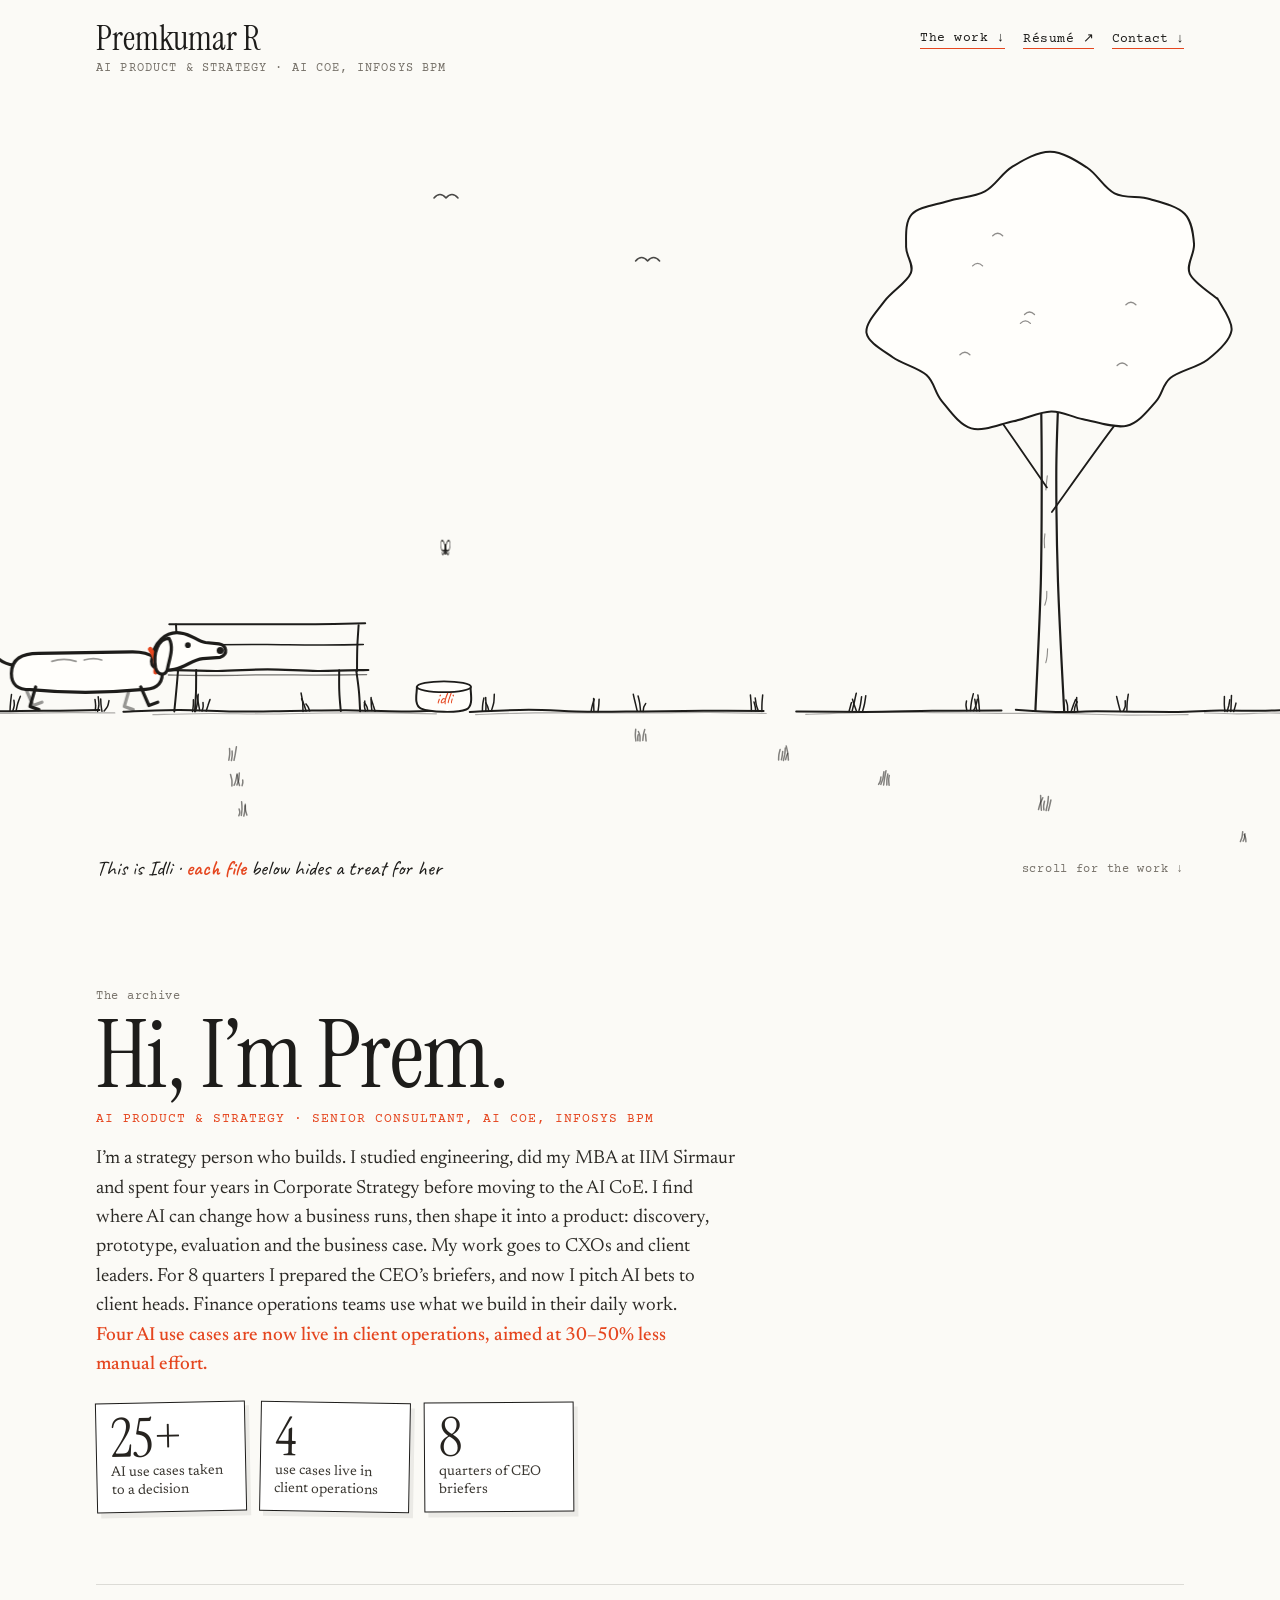
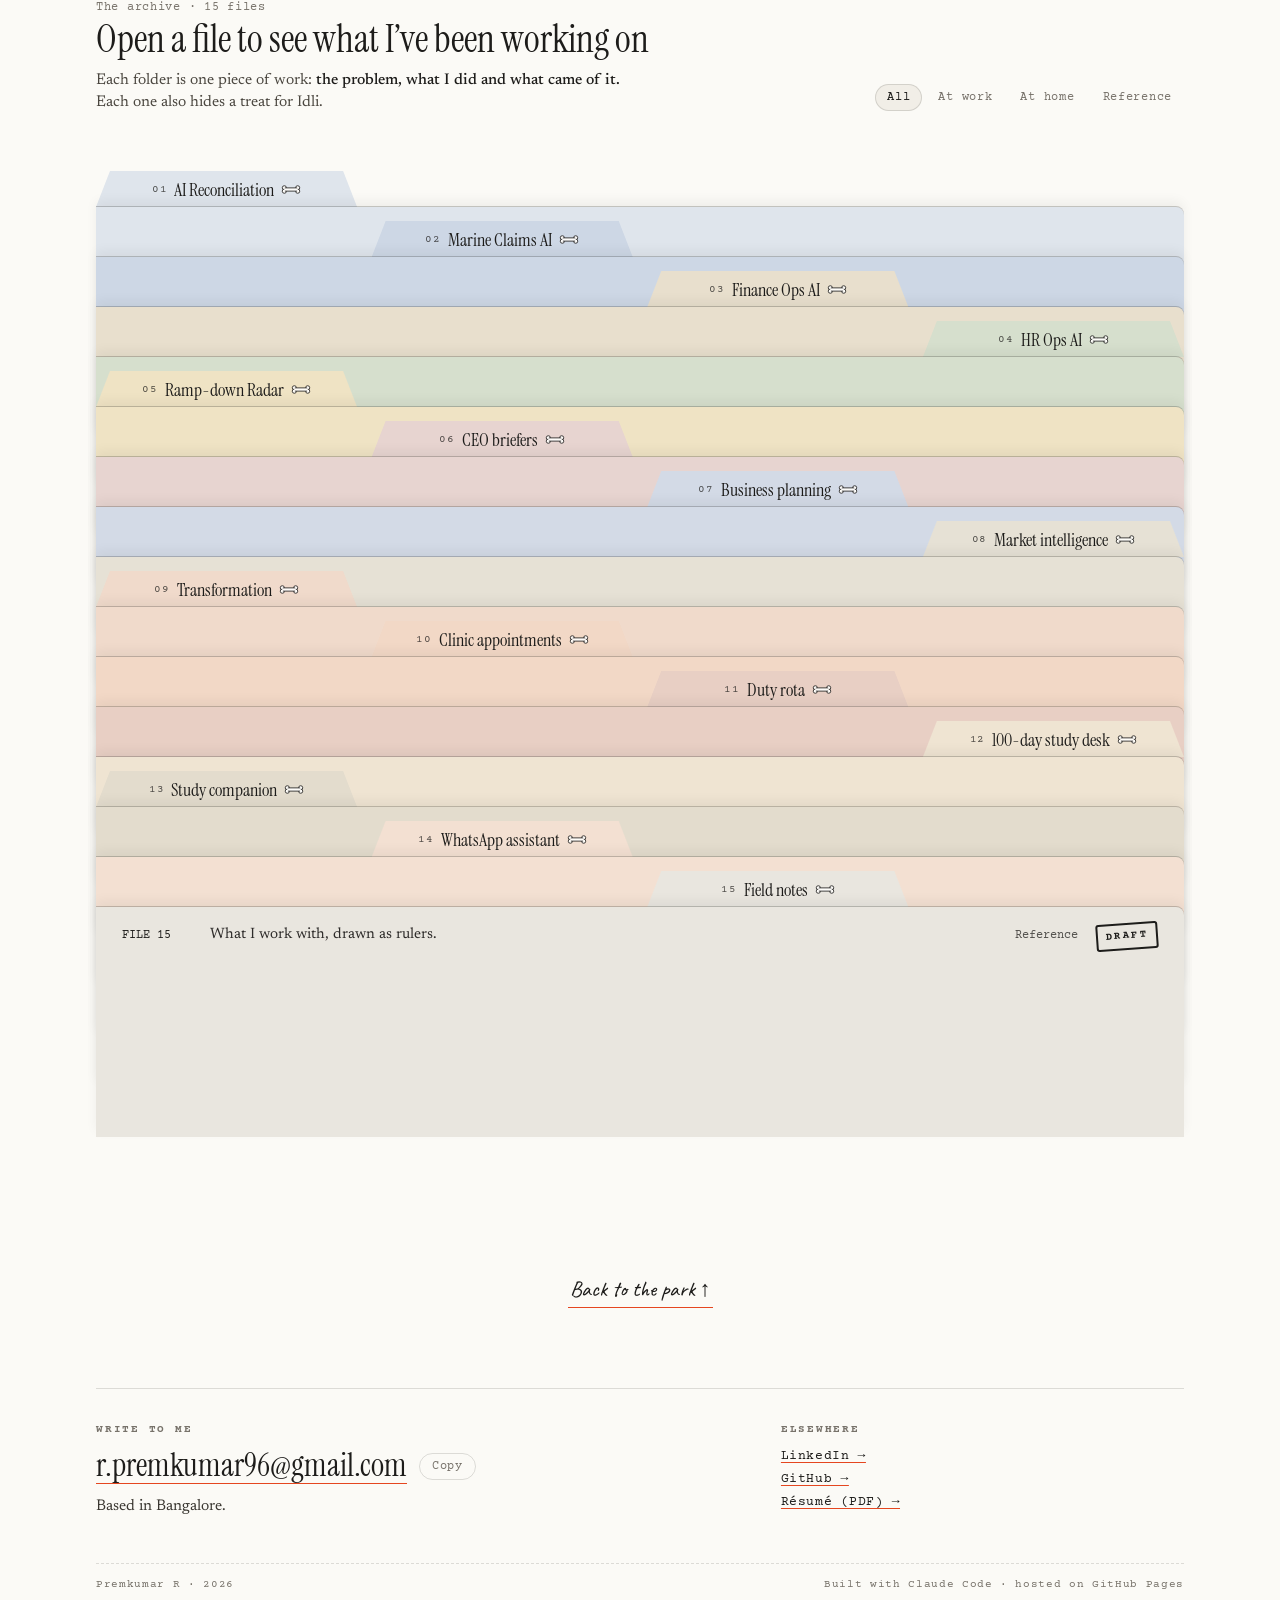
<file: archive/index.html>
<!doctype html>
<html lang="en"><head><meta charset="utf-8"><title>Premkumar R</title>
<meta name="robots" content="noindex"><link rel="canonical" href="https://rpremkumar56.github.io/portfolio/">
<meta http-equiv="refresh" content="0; url=../"><script>location.replace("../"+location.hash)</script></head>
<body><p>This page has moved. <a href="../">Go to Premkumar R's portfolio</a>.</p></body></html>
</file>
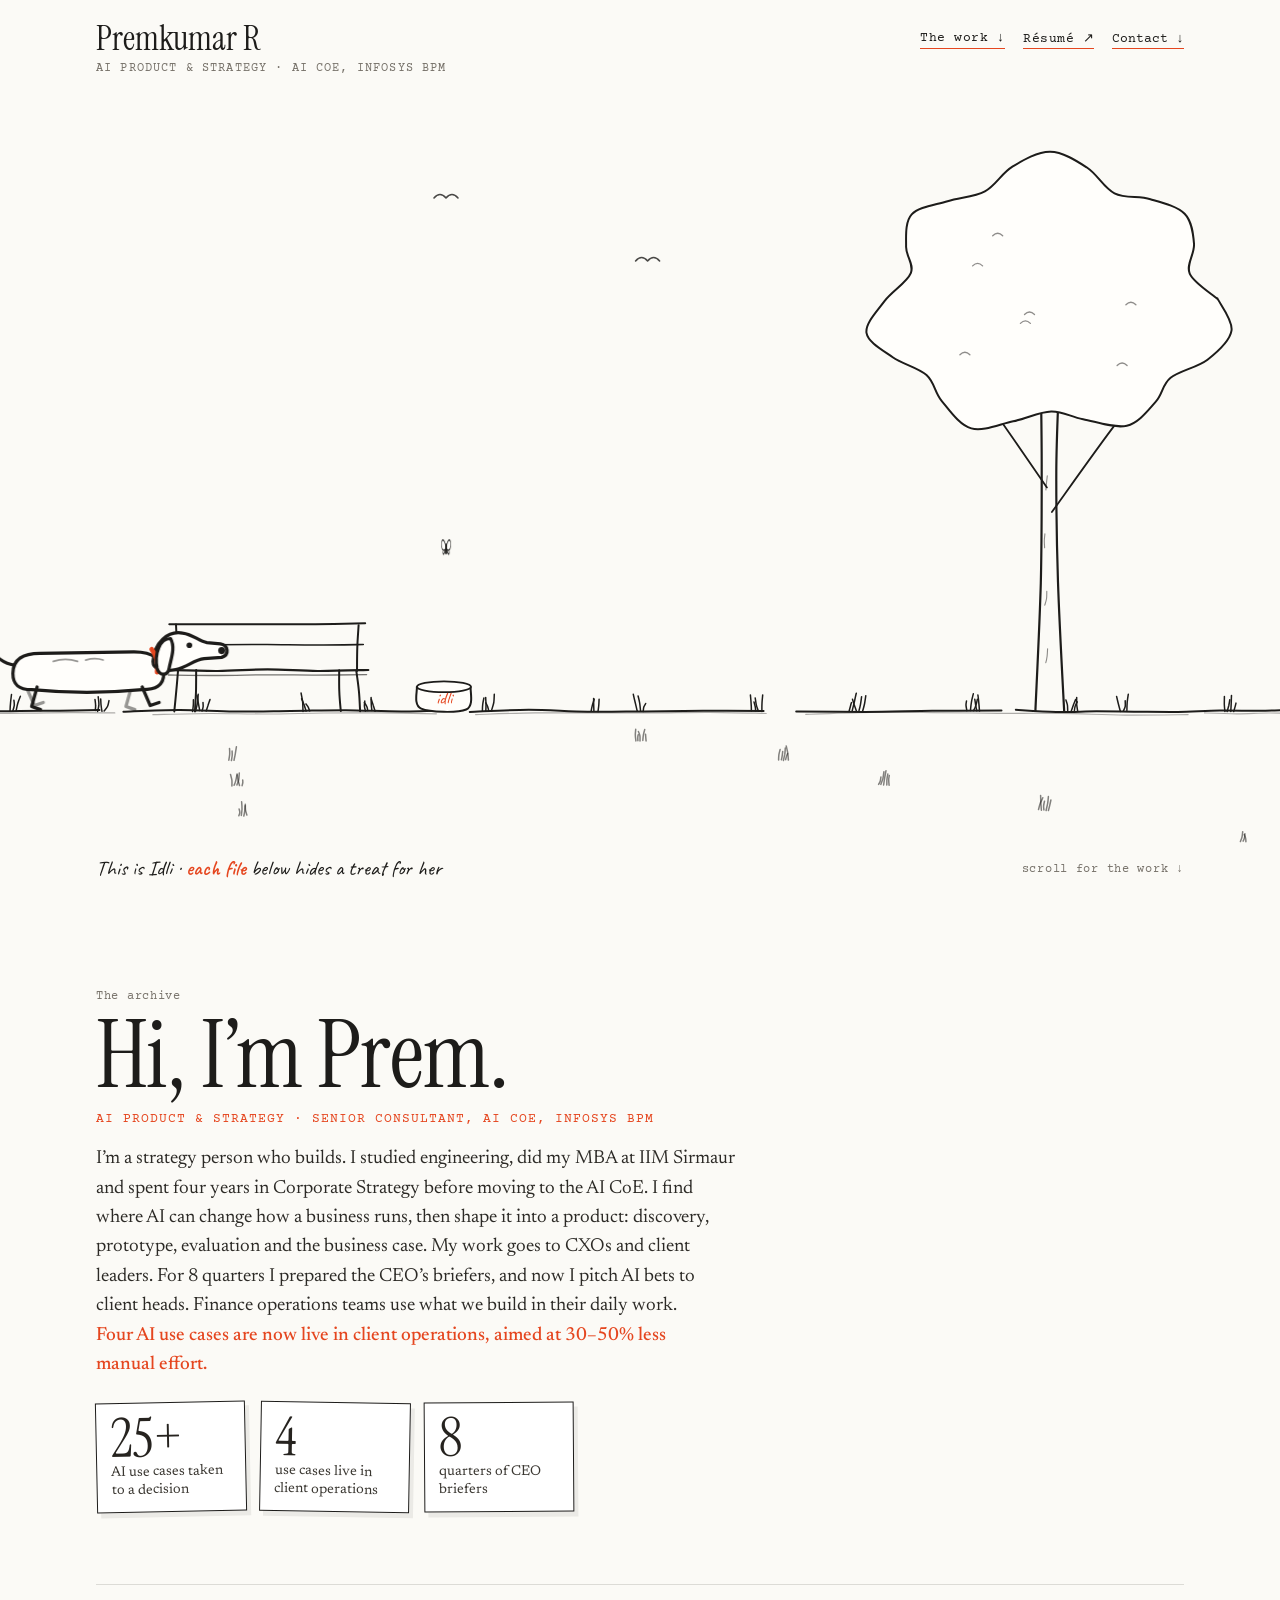
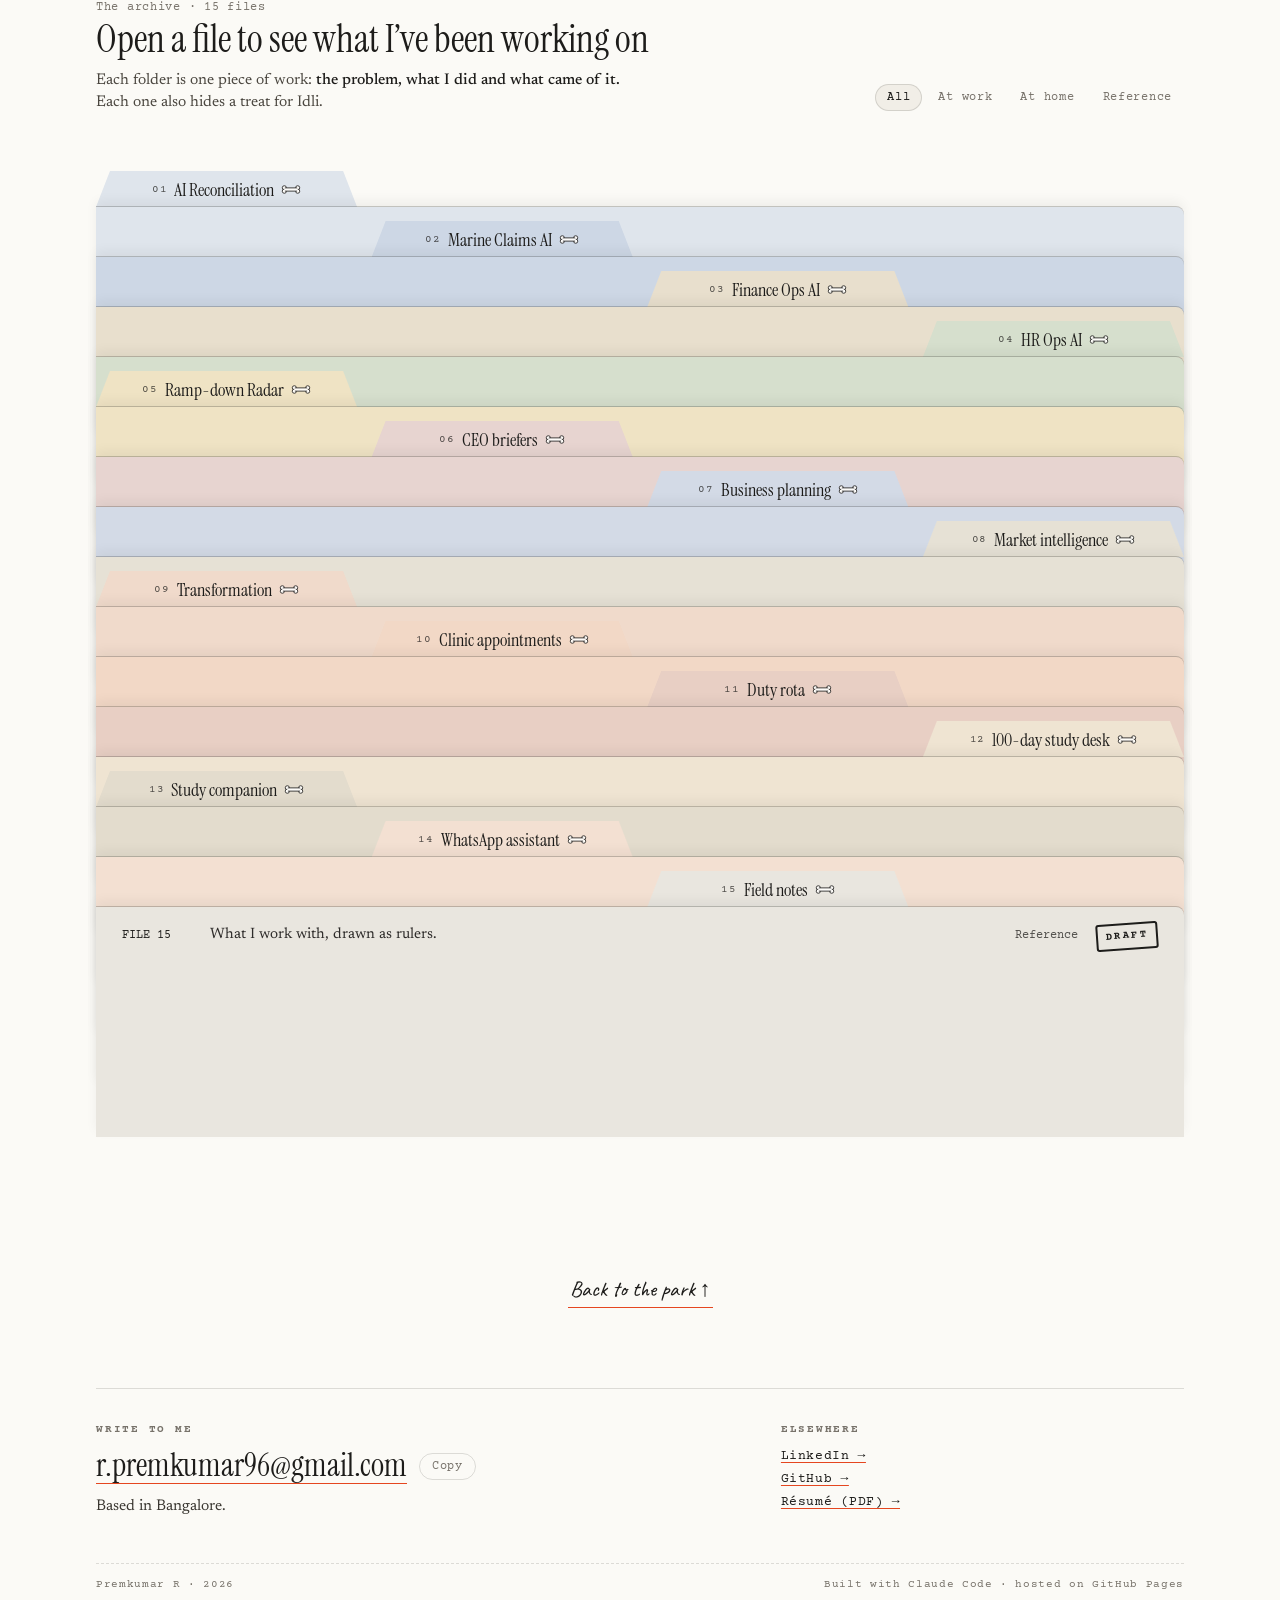
<file: work-narrative-cinematic.html>
<!doctype html>
<html lang="en"><head><meta charset="utf-8"><title>Premkumar R</title>
<meta name="robots" content="noindex"><link rel="canonical" href="https://rpremkumar56.github.io/portfolio/">
<meta http-equiv="refresh" content="0; url=./"><script>location.replace("./"+location.hash)</script></head>
<body><p>This page has moved. <a href="./">Go to Premkumar R's portfolio</a>.</p></body></html>
</file>
